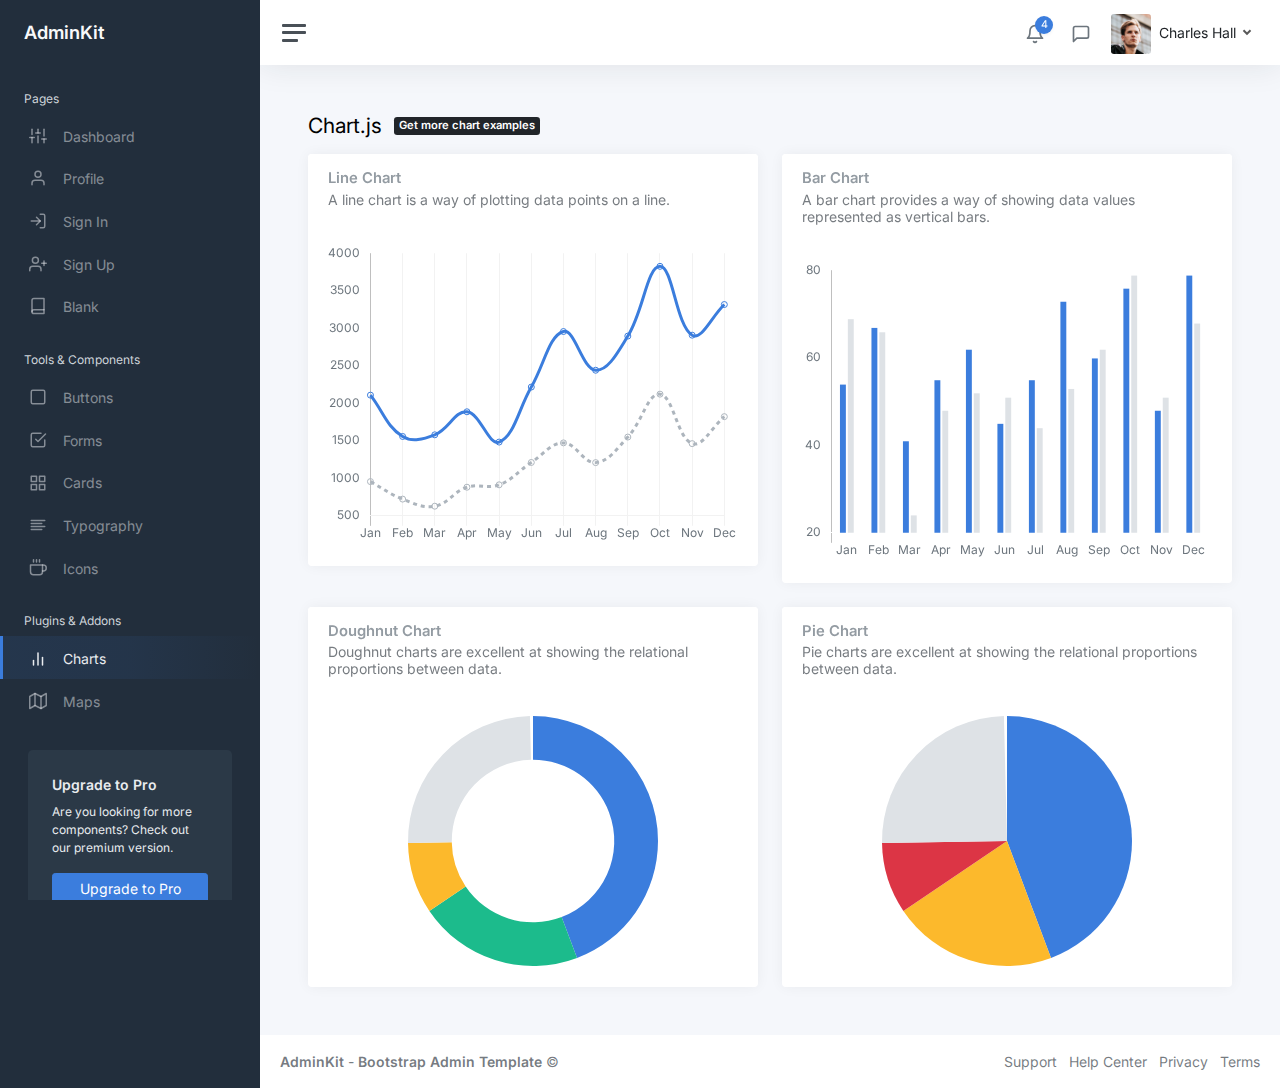
<file: static/charts-chartjs.html>
<!DOCTYPE html>
<html lang="en">

<head>
	<meta charset="utf-8">
	<meta http-equiv="X-UA-Compatible" content="IE=edge">
	<meta name="viewport" content="width=device-width, initial-scale=1, shrink-to-fit=no">
	<meta name="description" content="Responsive Admin &amp; Dashboard Template based on Bootstrap 5">
	<meta name="author" content="AdminKit">
	<meta name="keywords" content="adminkit, bootstrap, bootstrap 5, admin, dashboard, template, responsive, css, sass, html, theme, front-end, ui kit, web">

	<link rel="preconnect" href="https://fonts.gstatic.com">
	<link rel="shortcut icon" href="img/icons/icon-48x48.png" />

	<link rel="canonical" href="https://demo-basic.adminkit.io/charts-chartjs.html" />

	<title>Chart.js | AdminKit Demo</title>

	<link href="css/app.css" rel="stylesheet">
	<link href="https://fonts.googleapis.com/css2?family=Inter:wght@300;400;600&display=swap" rel="stylesheet">
</head>

<body>
	<div class="wrapper">
		<nav id="sidebar" class="sidebar js-sidebar">
			<div class="sidebar-content js-simplebar">
				<a class="sidebar-brand" href="index.html">
          <span class="align-middle">AdminKit</span>
        </a>

				<ul class="sidebar-nav">
					<li class="sidebar-header">
						Pages
					</li>

					<li class="sidebar-item">
						<a class="sidebar-link" href="index.html">
              <i class="align-middle" data-feather="sliders"></i> <span class="align-middle">Dashboard</span>
            </a>
					</li>

					<li class="sidebar-item">
						<a class="sidebar-link" href="pages-profile.html">
              <i class="align-middle" data-feather="user"></i> <span class="align-middle">Profile</span>
            </a>
					</li>

					<li class="sidebar-item">
						<a class="sidebar-link" href="pages-sign-in.html">
              <i class="align-middle" data-feather="log-in"></i> <span class="align-middle">Sign In</span>
            </a>
					</li>

					<li class="sidebar-item">
						<a class="sidebar-link" href="pages-sign-up.html">
              <i class="align-middle" data-feather="user-plus"></i> <span class="align-middle">Sign Up</span>
            </a>
					</li>

					<li class="sidebar-item">
						<a class="sidebar-link" href="pages-blank.html">
              <i class="align-middle" data-feather="book"></i> <span class="align-middle">Blank</span>
            </a>
					</li>

					<li class="sidebar-header">
						Tools & Components
					</li>

					<li class="sidebar-item">
						<a class="sidebar-link" href="ui-buttons.html">
              <i class="align-middle" data-feather="square"></i> <span class="align-middle">Buttons</span>
            </a>
					</li>

					<li class="sidebar-item">
						<a class="sidebar-link" href="ui-forms.html">
              <i class="align-middle" data-feather="check-square"></i> <span class="align-middle">Forms</span>
            </a>
					</li>

					<li class="sidebar-item">
						<a class="sidebar-link" href="ui-cards.html">
              <i class="align-middle" data-feather="grid"></i> <span class="align-middle">Cards</span>
            </a>
					</li>

					<li class="sidebar-item">
						<a class="sidebar-link" href="ui-typography.html">
              <i class="align-middle" data-feather="align-left"></i> <span class="align-middle">Typography</span>
            </a>
					</li>

					<li class="sidebar-item">
						<a class="sidebar-link" href="icons-feather.html">
              <i class="align-middle" data-feather="coffee"></i> <span class="align-middle">Icons</span>
            </a>
					</li>

					<li class="sidebar-header">
						Plugins & Addons
					</li>

					<li class="sidebar-item active">
						<a class="sidebar-link" href="charts-chartjs.html">
              <i class="align-middle" data-feather="bar-chart-2"></i> <span class="align-middle">Charts</span>
            </a>
					</li>

					<li class="sidebar-item">
						<a class="sidebar-link" href="maps-google.html">
              <i class="align-middle" data-feather="map"></i> <span class="align-middle">Maps</span>
            </a>
					</li>
				</ul>

				<div class="sidebar-cta">
					<div class="sidebar-cta-content">
						<strong class="d-inline-block mb-2">Upgrade to Pro</strong>
						<div class="mb-3 text-sm">
							Are you looking for more components? Check out our premium version.
						</div>
						<div class="d-grid">
							<a href="upgrade-to-pro.html" class="btn btn-primary">Upgrade to Pro</a>
						</div>
					</div>
				</div>
			</div>
		</nav>

		<div class="main">
			<nav class="navbar navbar-expand navbar-light navbar-bg">
				<a class="sidebar-toggle js-sidebar-toggle">
          <i class="hamburger align-self-center"></i>
        </a>

				<div class="navbar-collapse collapse">
					<ul class="navbar-nav navbar-align">
						<li class="nav-item dropdown">
							<a class="nav-icon dropdown-toggle" href="#" id="alertsDropdown" data-bs-toggle="dropdown">
								<div class="position-relative">
									<i class="align-middle" data-feather="bell"></i>
									<span class="indicator">4</span>
								</div>
							</a>
							<div class="dropdown-menu dropdown-menu-lg dropdown-menu-end py-0" aria-labelledby="alertsDropdown">
								<div class="dropdown-menu-header">
									4 New Notifications
								</div>
								<div class="list-group">
									<a href="#" class="list-group-item">
										<div class="row g-0 align-items-center">
											<div class="col-2">
												<i class="text-danger" data-feather="alert-circle"></i>
											</div>
											<div class="col-10">
												<div class="text-dark">Update completed</div>
												<div class="text-muted small mt-1">Restart server 12 to complete the update.</div>
												<div class="text-muted small mt-1">30m ago</div>
											</div>
										</div>
									</a>
									<a href="#" class="list-group-item">
										<div class="row g-0 align-items-center">
											<div class="col-2">
												<i class="text-warning" data-feather="bell"></i>
											</div>
											<div class="col-10">
												<div class="text-dark">Lorem ipsum</div>
												<div class="text-muted small mt-1">Aliquam ex eros, imperdiet vulputate hendrerit et.</div>
												<div class="text-muted small mt-1">2h ago</div>
											</div>
										</div>
									</a>
									<a href="#" class="list-group-item">
										<div class="row g-0 align-items-center">
											<div class="col-2">
												<i class="text-primary" data-feather="home"></i>
											</div>
											<div class="col-10">
												<div class="text-dark">Login from 192.186.1.8</div>
												<div class="text-muted small mt-1">5h ago</div>
											</div>
										</div>
									</a>
									<a href="#" class="list-group-item">
										<div class="row g-0 align-items-center">
											<div class="col-2">
												<i class="text-success" data-feather="user-plus"></i>
											</div>
											<div class="col-10">
												<div class="text-dark">New connection</div>
												<div class="text-muted small mt-1">Christina accepted your request.</div>
												<div class="text-muted small mt-1">14h ago</div>
											</div>
										</div>
									</a>
								</div>
								<div class="dropdown-menu-footer">
									<a href="#" class="text-muted">Show all notifications</a>
								</div>
							</div>
						</li>
						<li class="nav-item dropdown">
							<a class="nav-icon dropdown-toggle" href="#" id="messagesDropdown" data-bs-toggle="dropdown">
								<div class="position-relative">
									<i class="align-middle" data-feather="message-square"></i>
								</div>
							</a>
							<div class="dropdown-menu dropdown-menu-lg dropdown-menu-end py-0" aria-labelledby="messagesDropdown">
								<div class="dropdown-menu-header">
									<div class="position-relative">
										4 New Messages
									</div>
								</div>
								<div class="list-group">
									<a href="#" class="list-group-item">
										<div class="row g-0 align-items-center">
											<div class="col-2">
												<img src="img/avatars/avatar-5.jpg" class="avatar img-fluid rounded-circle" alt="Vanessa Tucker">
											</div>
											<div class="col-10 ps-2">
												<div class="text-dark">Vanessa Tucker</div>
												<div class="text-muted small mt-1">Nam pretium turpis et arcu. Duis arcu tortor.</div>
												<div class="text-muted small mt-1">15m ago</div>
											</div>
										</div>
									</a>
									<a href="#" class="list-group-item">
										<div class="row g-0 align-items-center">
											<div class="col-2">
												<img src="img/avatars/avatar-2.jpg" class="avatar img-fluid rounded-circle" alt="William Harris">
											</div>
											<div class="col-10 ps-2">
												<div class="text-dark">William Harris</div>
												<div class="text-muted small mt-1">Curabitur ligula sapien euismod vitae.</div>
												<div class="text-muted small mt-1">2h ago</div>
											</div>
										</div>
									</a>
									<a href="#" class="list-group-item">
										<div class="row g-0 align-items-center">
											<div class="col-2">
												<img src="img/avatars/avatar-4.jpg" class="avatar img-fluid rounded-circle" alt="Christina Mason">
											</div>
											<div class="col-10 ps-2">
												<div class="text-dark">Christina Mason</div>
												<div class="text-muted small mt-1">Pellentesque auctor neque nec urna.</div>
												<div class="text-muted small mt-1">4h ago</div>
											</div>
										</div>
									</a>
									<a href="#" class="list-group-item">
										<div class="row g-0 align-items-center">
											<div class="col-2">
												<img src="img/avatars/avatar-3.jpg" class="avatar img-fluid rounded-circle" alt="Sharon Lessman">
											</div>
											<div class="col-10 ps-2">
												<div class="text-dark">Sharon Lessman</div>
												<div class="text-muted small mt-1">Aenean tellus metus, bibendum sed, posuere ac, mattis non.</div>
												<div class="text-muted small mt-1">5h ago</div>
											</div>
										</div>
									</a>
								</div>
								<div class="dropdown-menu-footer">
									<a href="#" class="text-muted">Show all messages</a>
								</div>
							</div>
						</li>
						<li class="nav-item dropdown">
							<a class="nav-icon dropdown-toggle d-inline-block d-sm-none" href="#" data-bs-toggle="dropdown">
                <i class="align-middle" data-feather="settings"></i>
              </a>

							<a class="nav-link dropdown-toggle d-none d-sm-inline-block" href="#" data-bs-toggle="dropdown">
                <img src="img/avatars/avatar.jpg" class="avatar img-fluid rounded me-1" alt="Charles Hall" /> <span class="text-dark">Charles Hall</span>
              </a>
							<div class="dropdown-menu dropdown-menu-end">
								<a class="dropdown-item" href="pages-profile.html"><i class="align-middle me-1" data-feather="user"></i> Profile</a>
								<a class="dropdown-item" href="#"><i class="align-middle me-1" data-feather="pie-chart"></i> Analytics</a>
								<div class="dropdown-divider"></div>
								<a class="dropdown-item" href="index.html"><i class="align-middle me-1" data-feather="settings"></i> Settings & Privacy</a>
								<a class="dropdown-item" href="#"><i class="align-middle me-1" data-feather="help-circle"></i> Help Center</a>
								<div class="dropdown-divider"></div>
								<a class="dropdown-item" href="#">Log out</a>
							</div>
						</li>
					</ul>
				</div>
			</nav>

			<main class="content">
				<div class="container-fluid p-0">

					<div class="mb-3">
						<h1 class="h3 d-inline align-middle">Chart.js</h1>
						<a class="badge bg-dark text-white ms-2" href="upgrade-to-pro.html">
      Get more chart examples
  </a>
					</div>
					<div class="row">
						<div class="col-12 col-lg-6">
							<div class="card flex-fill w-100">
								<div class="card-header">
									<h5 class="card-title">Line Chart</h5>
									<h6 class="card-subtitle text-muted">A line chart is a way of plotting data points on a line.</h6>
								</div>
								<div class="card-body">
									<div class="chart">
										<canvas id="chartjs-line"></canvas>
									</div>
								</div>
							</div>
						</div>

						<div class="col-12 col-lg-6">
							<div class="card">
								<div class="card-header">
									<h5 class="card-title">Bar Chart</h5>
									<h6 class="card-subtitle text-muted">A bar chart provides a way of showing data values represented as vertical bars.</h6>
								</div>
								<div class="card-body">
									<div class="chart">
										<canvas id="chartjs-bar"></canvas>
									</div>
								</div>
							</div>
						</div>

						<div class="col-12 col-lg-6">
							<div class="card">
								<div class="card-header">
									<h5 class="card-title">Doughnut Chart</h5>
									<h6 class="card-subtitle text-muted">Doughnut charts are excellent at showing the relational proportions between data.</h6>
								</div>
								<div class="card-body">
									<div class="chart chart-sm">
										<canvas id="chartjs-doughnut"></canvas>
									</div>
								</div>
							</div>
						</div>

						<div class="col-12 col-lg-6">
							<div class="card">
								<div class="card-header">
									<h5 class="card-title">Pie Chart</h5>
									<h6 class="card-subtitle text-muted">Pie charts are excellent at showing the relational proportions between data.</h6>
								</div>
								<div class="card-body">
									<div class="chart chart-sm">
										<canvas id="chartjs-pie"></canvas>
									</div>
								</div>
							</div>
						</div>
					</div>

				</div>
			</main>

			<footer class="footer">
				<div class="container-fluid">
					<div class="row text-muted">
						<div class="col-6 text-start">
							<p class="mb-0">
								<a class="text-muted" href="https://adminkit.io/" target="_blank"><strong>AdminKit</strong></a> - <a class="text-muted" href="https://adminkit.io/" target="_blank"><strong>Bootstrap Admin Template</strong></a>								&copy;
							</p>
						</div>
						<div class="col-6 text-end">
							<ul class="list-inline">
								<li class="list-inline-item">
									<a class="text-muted" href="https://adminkit.io/" target="_blank">Support</a>
								</li>
								<li class="list-inline-item">
									<a class="text-muted" href="https://adminkit.io/" target="_blank">Help Center</a>
								</li>
								<li class="list-inline-item">
									<a class="text-muted" href="https://adminkit.io/" target="_blank">Privacy</a>
								</li>
								<li class="list-inline-item">
									<a class="text-muted" href="https://adminkit.io/" target="_blank">Terms</a>
								</li>
							</ul>
						</div>
					</div>
				</div>
			</footer>
		</div>
	</div>

	<script src="js/app.js"></script>

	<script>
		document.addEventListener("DOMContentLoaded", function() {
			// Line chart
			new Chart(document.getElementById("chartjs-line"), {
				type: "line",
				data: {
					labels: ["Jan", "Feb", "Mar", "Apr", "May", "Jun", "Jul", "Aug", "Sep", "Oct", "Nov", "Dec"],
					datasets: [{
						label: "Sales ($)",
						fill: true,
						backgroundColor: "transparent",
						borderColor: window.theme.primary,
						data: [2115, 1562, 1584, 1892, 1487, 2223, 2966, 2448, 2905, 3838, 2917, 3327]
					}, {
						label: "Orders",
						fill: true,
						backgroundColor: "transparent",
						borderColor: "#adb5bd",
						borderDash: [4, 4],
						data: [958, 724, 629, 883, 915, 1214, 1476, 1212, 1554, 2128, 1466, 1827]
					}]
				},
				options: {
					maintainAspectRatio: false,
					legend: {
						display: false
					},
					tooltips: {
						intersect: false
					},
					hover: {
						intersect: true
					},
					plugins: {
						filler: {
							propagate: false
						}
					},
					scales: {
						xAxes: [{
							reverse: true,
							gridLines: {
								color: "rgba(0,0,0,0.05)"
							}
						}],
						yAxes: [{
							ticks: {
								stepSize: 500
							},
							display: true,
							borderDash: [5, 5],
							gridLines: {
								color: "rgba(0,0,0,0)",
								fontColor: "#fff"
							}
						}]
					}
				}
			});
		});
	</script>
	<script>
		document.addEventListener("DOMContentLoaded", function() {
			// Bar chart
			new Chart(document.getElementById("chartjs-bar"), {
				type: "bar",
				data: {
					labels: ["Jan", "Feb", "Mar", "Apr", "May", "Jun", "Jul", "Aug", "Sep", "Oct", "Nov", "Dec"],
					datasets: [{
						label: "Last year",
						backgroundColor: window.theme.primary,
						borderColor: window.theme.primary,
						hoverBackgroundColor: window.theme.primary,
						hoverBorderColor: window.theme.primary,
						data: [54, 67, 41, 55, 62, 45, 55, 73, 60, 76, 48, 79],
						barPercentage: .75,
						categoryPercentage: .5
					}, {
						label: "This year",
						backgroundColor: "#dee2e6",
						borderColor: "#dee2e6",
						hoverBackgroundColor: "#dee2e6",
						hoverBorderColor: "#dee2e6",
						data: [69, 66, 24, 48, 52, 51, 44, 53, 62, 79, 51, 68],
						barPercentage: .75,
						categoryPercentage: .5
					}]
				},
				options: {
					maintainAspectRatio: false,
					legend: {
						display: false
					},
					scales: {
						yAxes: [{
							gridLines: {
								display: false
							},
							stacked: false,
							ticks: {
								stepSize: 20
							}
						}],
						xAxes: [{
							stacked: false,
							gridLines: {
								color: "transparent"
							}
						}]
					}
				}
			});
		});
	</script>
	<script>
		document.addEventListener("DOMContentLoaded", function() {
			// Doughnut chart
			new Chart(document.getElementById("chartjs-doughnut"), {
				type: "doughnut",
				data: {
					labels: ["Social", "Search Engines", "Direct", "Other"],
					datasets: [{
						data: [260, 125, 54, 146],
						backgroundColor: [
							window.theme.primary,
							window.theme.success,
							window.theme.warning,
							"#dee2e6"
						],
						borderColor: "transparent"
					}]
				},
				options: {
					maintainAspectRatio: false,
					cutoutPercentage: 65,
					legend: {
						display: false
					}
				}
			});
		});
	</script>
	<script>
		document.addEventListener("DOMContentLoaded", function() {
			// Pie chart
			new Chart(document.getElementById("chartjs-pie"), {
				type: "pie",
				data: {
					labels: ["Social", "Search Engines", "Direct", "Other"],
					datasets: [{
						data: [260, 125, 54, 146],
						backgroundColor: [
							window.theme.primary,
							window.theme.warning,
							window.theme.danger,
							"#dee2e6"
						],
						borderColor: "transparent"
					}]
				},
				options: {
					maintainAspectRatio: false,
					legend: {
						display: false
					}
				}
			});
		});
	</script>
	<script>
		document.addEventListener("DOMContentLoaded", function() {
			// Radar chart
			new Chart(document.getElementById("chartjs-radar"), {
				type: "radar",
				data: {
					labels: ["Speed", "Reliability", "Comfort", "Safety", "Efficiency"],
					datasets: [{
						label: "Model X",
						backgroundColor: "rgba(0, 123, 255, 0.2)",
						borderColor: window.theme.primary,
						pointBackgroundColor: window.theme.primary,
						pointBorderColor: "#fff",
						pointHoverBackgroundColor: "#fff",
						pointHoverBorderColor: window.theme.primary,
						data: [70, 53, 82, 60, 33]
					}, {
						label: "Model S",
						backgroundColor: "rgba(220, 53, 69, 0.2)",
						borderColor: window.theme.danger,
						pointBackgroundColor: window.theme.danger,
						pointBorderColor: "#fff",
						pointHoverBackgroundColor: "#fff",
						pointHoverBorderColor: window.theme.danger,
						data: [35, 38, 65, 85, 84]
					}]
				},
				options: {
					maintainAspectRatio: false
				}
			});
		});
	</script>
	<script>
		document.addEventListener("DOMContentLoaded", function() {
			// Polar Area chart
			new Chart(document.getElementById("chartjs-polar-area"), {
				type: "polarArea",
				data: {
					labels: ["Speed", "Reliability", "Comfort", "Safety", "Efficiency"],
					datasets: [{
						label: "Model S",
						data: [35, 38, 65, 70, 24],
						backgroundColor: [
							window.theme.primary,
							window.theme.success,
							window.theme.danger,
							window.theme.warning,
							window.theme.info
						]
					}]
				},
				options: {
					maintainAspectRatio: false
				}
			});
		});
	</script>

</body>

</html>
</file>
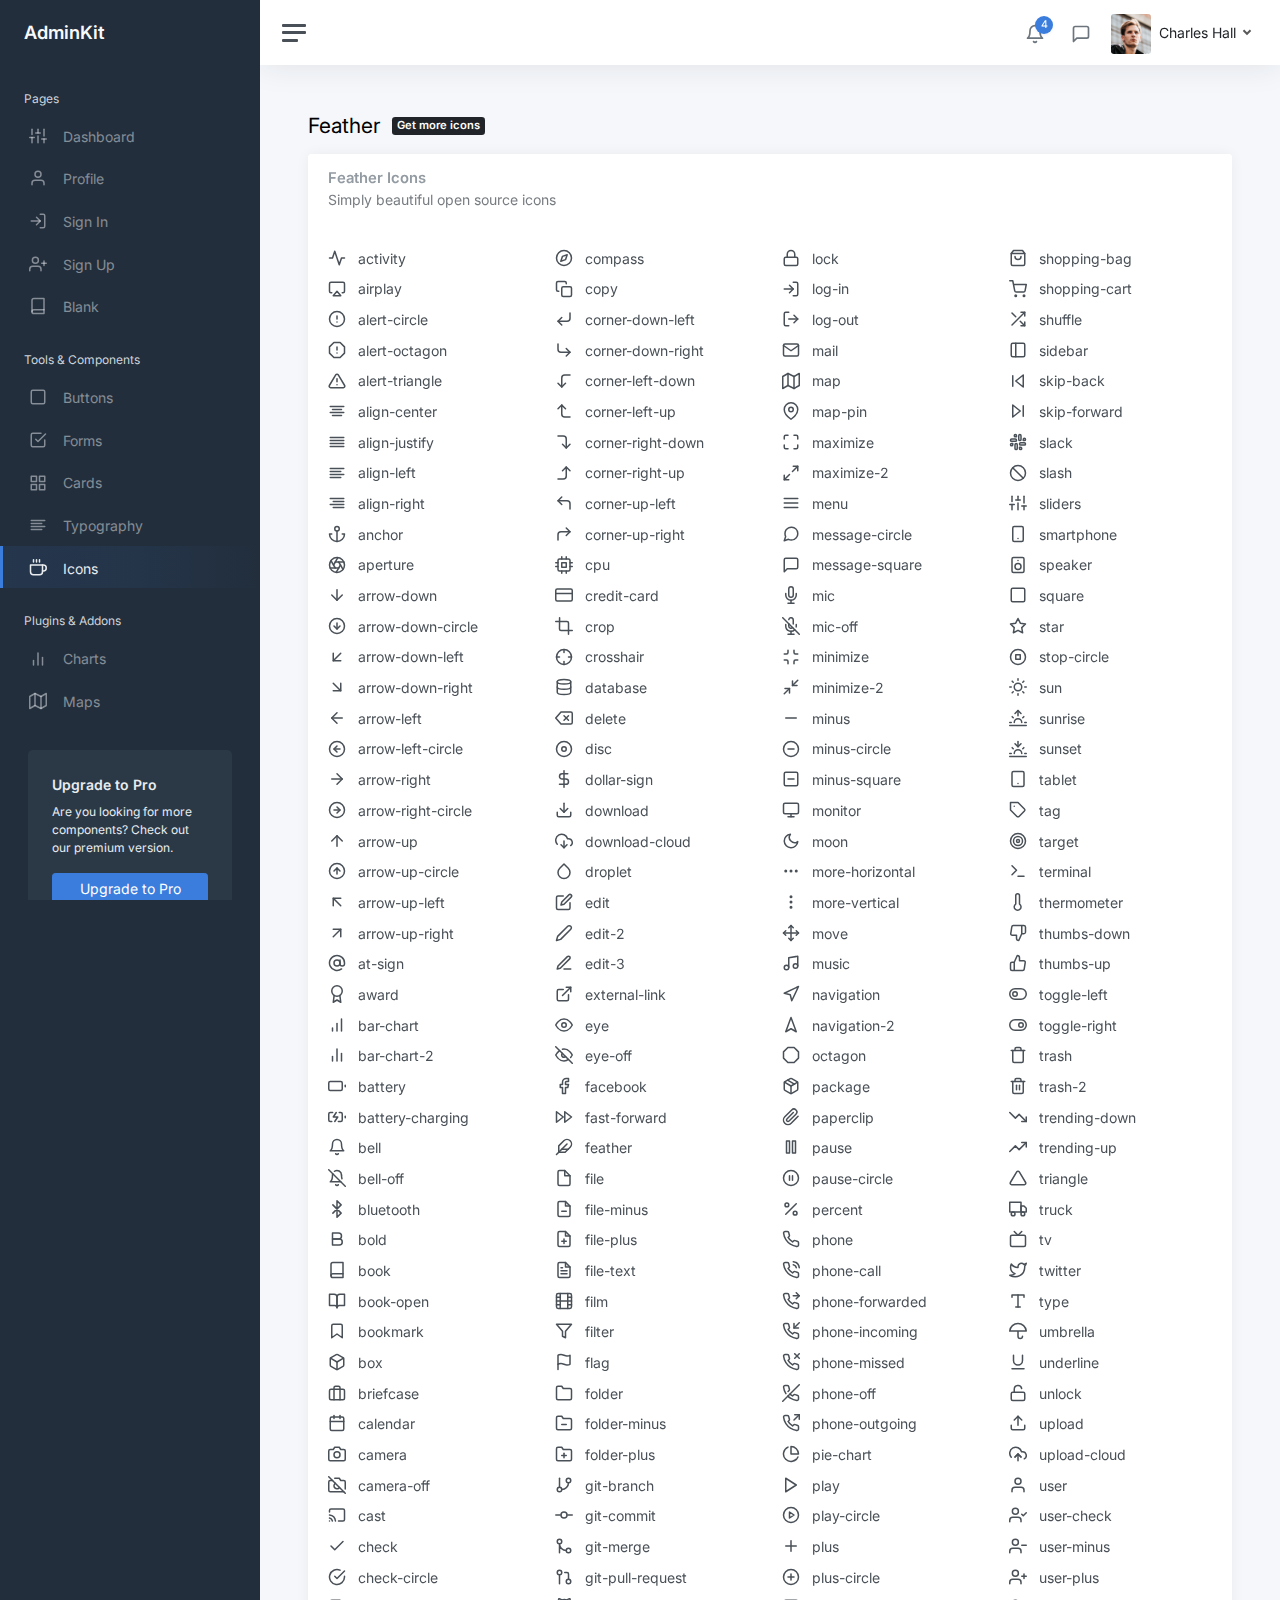
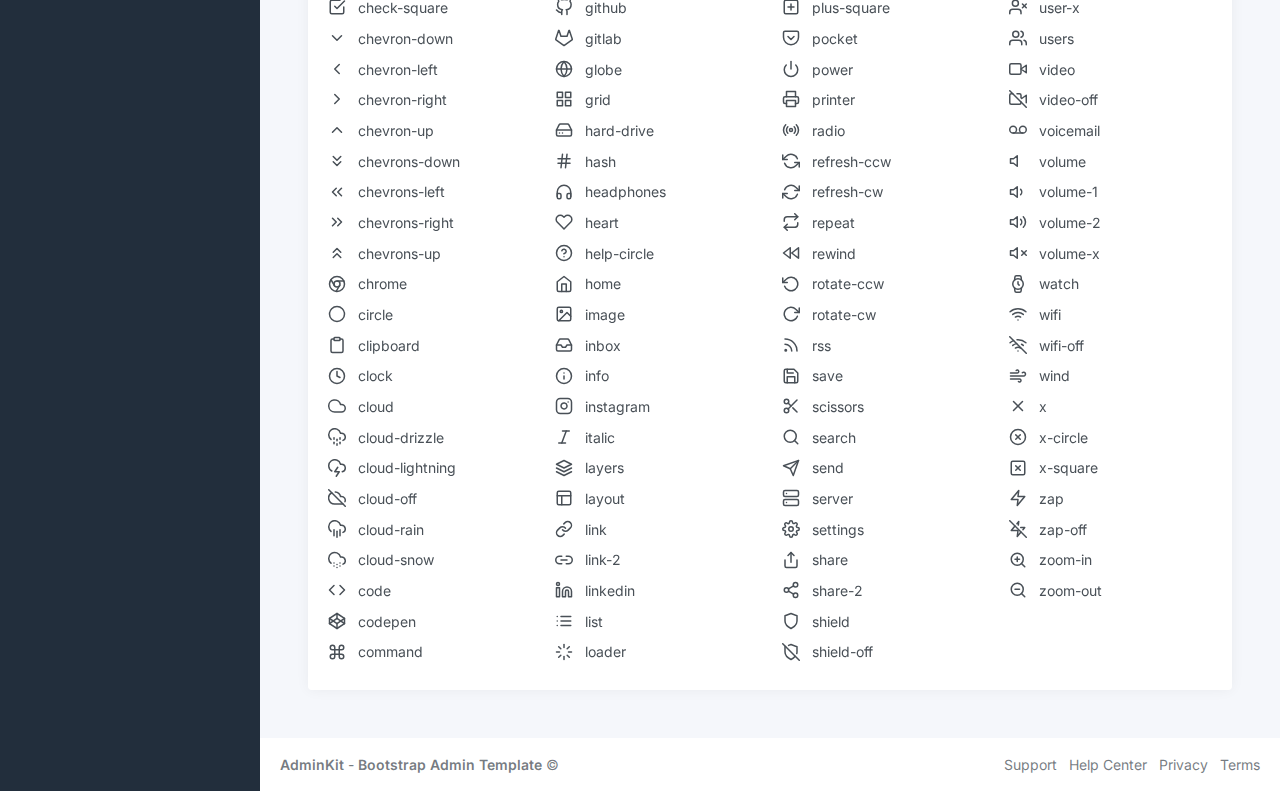
<file: static/icons-feather.html>
<!DOCTYPE html>
<html lang="en">

<head>
	<meta charset="utf-8">
	<meta http-equiv="X-UA-Compatible" content="IE=edge">
	<meta name="viewport" content="width=device-width, initial-scale=1, shrink-to-fit=no">
	<meta name="description" content="Responsive Admin &amp; Dashboard Template based on Bootstrap 5">
	<meta name="author" content="AdminKit">
	<meta name="keywords" content="adminkit, bootstrap, bootstrap 5, admin, dashboard, template, responsive, css, sass, html, theme, front-end, ui kit, web">

	<link rel="preconnect" href="https://fonts.gstatic.com">
	<link rel="shortcut icon" href="img/icons/icon-48x48.png" />

	<link rel="canonical" href="https://demo-basic.adminkit.io/icons-feather.html" />

	<title>Feather | AdminKit Demo</title>

	<link href="css/app.css" rel="stylesheet">
	<link href="https://fonts.googleapis.com/css2?family=Inter:wght@300;400;600&display=swap" rel="stylesheet">
</head>

<body>
	<div class="wrapper">
		<nav id="sidebar" class="sidebar js-sidebar">
			<div class="sidebar-content js-simplebar">
				<a class="sidebar-brand" href="index.html">
          <span class="align-middle">AdminKit</span>
        </a>

				<ul class="sidebar-nav">
					<li class="sidebar-header">
						Pages
					</li>

					<li class="sidebar-item">
						<a class="sidebar-link" href="index.html">
              <i class="align-middle" data-feather="sliders"></i> <span class="align-middle">Dashboard</span>
            </a>
					</li>

					<li class="sidebar-item">
						<a class="sidebar-link" href="pages-profile.html">
              <i class="align-middle" data-feather="user"></i> <span class="align-middle">Profile</span>
            </a>
					</li>

					<li class="sidebar-item">
						<a class="sidebar-link" href="pages-sign-in.html">
              <i class="align-middle" data-feather="log-in"></i> <span class="align-middle">Sign In</span>
            </a>
					</li>

					<li class="sidebar-item">
						<a class="sidebar-link" href="pages-sign-up.html">
              <i class="align-middle" data-feather="user-plus"></i> <span class="align-middle">Sign Up</span>
            </a>
					</li>

					<li class="sidebar-item">
						<a class="sidebar-link" href="pages-blank.html">
              <i class="align-middle" data-feather="book"></i> <span class="align-middle">Blank</span>
            </a>
					</li>

					<li class="sidebar-header">
						Tools & Components
					</li>

					<li class="sidebar-item">
						<a class="sidebar-link" href="ui-buttons.html">
              <i class="align-middle" data-feather="square"></i> <span class="align-middle">Buttons</span>
            </a>
					</li>

					<li class="sidebar-item">
						<a class="sidebar-link" href="ui-forms.html">
              <i class="align-middle" data-feather="check-square"></i> <span class="align-middle">Forms</span>
            </a>
					</li>

					<li class="sidebar-item">
						<a class="sidebar-link" href="ui-cards.html">
              <i class="align-middle" data-feather="grid"></i> <span class="align-middle">Cards</span>
            </a>
					</li>

					<li class="sidebar-item">
						<a class="sidebar-link" href="ui-typography.html">
              <i class="align-middle" data-feather="align-left"></i> <span class="align-middle">Typography</span>
            </a>
					</li>

					<li class="sidebar-item active">
						<a class="sidebar-link" href="icons-feather.html">
              <i class="align-middle" data-feather="coffee"></i> <span class="align-middle">Icons</span>
            </a>
					</li>

					<li class="sidebar-header">
						Plugins & Addons
					</li>

					<li class="sidebar-item">
						<a class="sidebar-link" href="charts-chartjs.html">
              <i class="align-middle" data-feather="bar-chart-2"></i> <span class="align-middle">Charts</span>
            </a>
					</li>

					<li class="sidebar-item">
						<a class="sidebar-link" href="maps-google.html">
              <i class="align-middle" data-feather="map"></i> <span class="align-middle">Maps</span>
            </a>
					</li>
				</ul>

				<div class="sidebar-cta">
					<div class="sidebar-cta-content">
						<strong class="d-inline-block mb-2">Upgrade to Pro</strong>
						<div class="mb-3 text-sm">
							Are you looking for more components? Check out our premium version.
						</div>
						<div class="d-grid">
							<a href="upgrade-to-pro.html" class="btn btn-primary">Upgrade to Pro</a>
						</div>
					</div>
				</div>
			</div>
		</nav>

		<div class="main">
			<nav class="navbar navbar-expand navbar-light navbar-bg">
				<a class="sidebar-toggle js-sidebar-toggle">
          <i class="hamburger align-self-center"></i>
        </a>

				<div class="navbar-collapse collapse">
					<ul class="navbar-nav navbar-align">
						<li class="nav-item dropdown">
							<a class="nav-icon dropdown-toggle" href="#" id="alertsDropdown" data-bs-toggle="dropdown">
								<div class="position-relative">
									<i class="align-middle" data-feather="bell"></i>
									<span class="indicator">4</span>
								</div>
							</a>
							<div class="dropdown-menu dropdown-menu-lg dropdown-menu-end py-0" aria-labelledby="alertsDropdown">
								<div class="dropdown-menu-header">
									4 New Notifications
								</div>
								<div class="list-group">
									<a href="#" class="list-group-item">
										<div class="row g-0 align-items-center">
											<div class="col-2">
												<i class="text-danger" data-feather="alert-circle"></i>
											</div>
											<div class="col-10">
												<div class="text-dark">Update completed</div>
												<div class="text-muted small mt-1">Restart server 12 to complete the update.</div>
												<div class="text-muted small mt-1">30m ago</div>
											</div>
										</div>
									</a>
									<a href="#" class="list-group-item">
										<div class="row g-0 align-items-center">
											<div class="col-2">
												<i class="text-warning" data-feather="bell"></i>
											</div>
											<div class="col-10">
												<div class="text-dark">Lorem ipsum</div>
												<div class="text-muted small mt-1">Aliquam ex eros, imperdiet vulputate hendrerit et.</div>
												<div class="text-muted small mt-1">2h ago</div>
											</div>
										</div>
									</a>
									<a href="#" class="list-group-item">
										<div class="row g-0 align-items-center">
											<div class="col-2">
												<i class="text-primary" data-feather="home"></i>
											</div>
											<div class="col-10">
												<div class="text-dark">Login from 192.186.1.8</div>
												<div class="text-muted small mt-1">5h ago</div>
											</div>
										</div>
									</a>
									<a href="#" class="list-group-item">
										<div class="row g-0 align-items-center">
											<div class="col-2">
												<i class="text-success" data-feather="user-plus"></i>
											</div>
											<div class="col-10">
												<div class="text-dark">New connection</div>
												<div class="text-muted small mt-1">Christina accepted your request.</div>
												<div class="text-muted small mt-1">14h ago</div>
											</div>
										</div>
									</a>
								</div>
								<div class="dropdown-menu-footer">
									<a href="#" class="text-muted">Show all notifications</a>
								</div>
							</div>
						</li>
						<li class="nav-item dropdown">
							<a class="nav-icon dropdown-toggle" href="#" id="messagesDropdown" data-bs-toggle="dropdown">
								<div class="position-relative">
									<i class="align-middle" data-feather="message-square"></i>
								</div>
							</a>
							<div class="dropdown-menu dropdown-menu-lg dropdown-menu-end py-0" aria-labelledby="messagesDropdown">
								<div class="dropdown-menu-header">
									<div class="position-relative">
										4 New Messages
									</div>
								</div>
								<div class="list-group">
									<a href="#" class="list-group-item">
										<div class="row g-0 align-items-center">
											<div class="col-2">
												<img src="img/avatars/avatar-5.jpg" class="avatar img-fluid rounded-circle" alt="Vanessa Tucker">
											</div>
											<div class="col-10 ps-2">
												<div class="text-dark">Vanessa Tucker</div>
												<div class="text-muted small mt-1">Nam pretium turpis et arcu. Duis arcu tortor.</div>
												<div class="text-muted small mt-1">15m ago</div>
											</div>
										</div>
									</a>
									<a href="#" class="list-group-item">
										<div class="row g-0 align-items-center">
											<div class="col-2">
												<img src="img/avatars/avatar-2.jpg" class="avatar img-fluid rounded-circle" alt="William Harris">
											</div>
											<div class="col-10 ps-2">
												<div class="text-dark">William Harris</div>
												<div class="text-muted small mt-1">Curabitur ligula sapien euismod vitae.</div>
												<div class="text-muted small mt-1">2h ago</div>
											</div>
										</div>
									</a>
									<a href="#" class="list-group-item">
										<div class="row g-0 align-items-center">
											<div class="col-2">
												<img src="img/avatars/avatar-4.jpg" class="avatar img-fluid rounded-circle" alt="Christina Mason">
											</div>
											<div class="col-10 ps-2">
												<div class="text-dark">Christina Mason</div>
												<div class="text-muted small mt-1">Pellentesque auctor neque nec urna.</div>
												<div class="text-muted small mt-1">4h ago</div>
											</div>
										</div>
									</a>
									<a href="#" class="list-group-item">
										<div class="row g-0 align-items-center">
											<div class="col-2">
												<img src="img/avatars/avatar-3.jpg" class="avatar img-fluid rounded-circle" alt="Sharon Lessman">
											</div>
											<div class="col-10 ps-2">
												<div class="text-dark">Sharon Lessman</div>
												<div class="text-muted small mt-1">Aenean tellus metus, bibendum sed, posuere ac, mattis non.</div>
												<div class="text-muted small mt-1">5h ago</div>
											</div>
										</div>
									</a>
								</div>
								<div class="dropdown-menu-footer">
									<a href="#" class="text-muted">Show all messages</a>
								</div>
							</div>
						</li>
						<li class="nav-item dropdown">
							<a class="nav-icon dropdown-toggle d-inline-block d-sm-none" href="#" data-bs-toggle="dropdown">
                <i class="align-middle" data-feather="settings"></i>
              </a>

							<a class="nav-link dropdown-toggle d-none d-sm-inline-block" href="#" data-bs-toggle="dropdown">
                <img src="img/avatars/avatar.jpg" class="avatar img-fluid rounded me-1" alt="Charles Hall" /> <span class="text-dark">Charles Hall</span>
              </a>
							<div class="dropdown-menu dropdown-menu-end">
								<a class="dropdown-item" href="pages-profile.html"><i class="align-middle me-1" data-feather="user"></i> Profile</a>
								<a class="dropdown-item" href="#"><i class="align-middle me-1" data-feather="pie-chart"></i> Analytics</a>
								<div class="dropdown-divider"></div>
								<a class="dropdown-item" href="index.html"><i class="align-middle me-1" data-feather="settings"></i> Settings & Privacy</a>
								<a class="dropdown-item" href="#"><i class="align-middle me-1" data-feather="help-circle"></i> Help Center</a>
								<div class="dropdown-divider"></div>
								<a class="dropdown-item" href="#">Log out</a>
							</div>
						</li>
					</ul>
				</div>
			</nav>

			<main class="content">
				<div class="container-fluid p-0">

					<div class="mb-3">
						<h1 class="h3 d-inline align-middle">Feather</h1>
						<a class="badge bg-dark text-white ms-2" href="upgrade-to-pro.html">
      Get more icons
  </a>
					</div>
					<div class="card">
						<div class="card-header">
							<h3 class="card-title">Feather Icons</h3>
							<h6 class="card-subtitle text-muted">Simply beautiful open source icons</h6>
						</div>
						<div class="card-body">
							<div class="row">
								<div class="col-12 col-md-6 col-lg-3">
									<div class="mb-2">
										<i class="align-middle me-2" data-feather="activity"></i> <span class="align-middle">activity</span>
									</div>
									<div class="mb-2">
										<i class="align-middle me-2" data-feather="airplay"></i> <span class="align-middle">airplay</span>
									</div>
									<div class="mb-2">
										<i class="align-middle me-2" data-feather="alert-circle"></i> <span class="align-middle">alert-circle</span>
									</div>
									<div class="mb-2">
										<i class="align-middle me-2" data-feather="alert-octagon"></i> <span class="align-middle">alert-octagon</span>
									</div>
									<div class="mb-2">
										<i class="align-middle me-2" data-feather="alert-triangle"></i> <span class="align-middle">alert-triangle</span>
									</div>
									<div class="mb-2">
										<i class="align-middle me-2" data-feather="align-center"></i> <span class="align-middle">align-center</span>
									</div>
									<div class="mb-2">
										<i class="align-middle me-2" data-feather="align-justify"></i> <span class="align-middle">align-justify</span>
									</div>
									<div class="mb-2">
										<i class="align-middle me-2" data-feather="align-left"></i> <span class="align-middle">align-left</span>
									</div>
									<div class="mb-2">
										<i class="align-middle me-2" data-feather="align-right"></i> <span class="align-middle">align-right</span>
									</div>
									<div class="mb-2">
										<i class="align-middle me-2" data-feather="anchor"></i> <span class="align-middle">anchor</span>
									</div>
									<div class="mb-2">
										<i class="align-middle me-2" data-feather="aperture"></i> <span class="align-middle">aperture</span>
									</div>
									<div class="mb-2">
										<i class="align-middle me-2" data-feather="arrow-down"></i> <span class="align-middle">arrow-down</span>
									</div>
									<div class="mb-2">
										<i class="align-middle me-2" data-feather="arrow-down-circle"></i> <span class="align-middle">arrow-down-circle</span>
									</div>
									<div class="mb-2">
										<i class="align-middle me-2" data-feather="arrow-down-left"></i> <span class="align-middle">arrow-down-left</span>
									</div>
									<div class="mb-2">
										<i class="align-middle me-2" data-feather="arrow-down-right"></i> <span class="align-middle">arrow-down-right</span>
									</div>
									<div class="mb-2">
										<i class="align-middle me-2" data-feather="arrow-left"></i> <span class="align-middle">arrow-left</span>
									</div>
									<div class="mb-2">
										<i class="align-middle me-2" data-feather="arrow-left-circle"></i> <span class="align-middle">arrow-left-circle</span>
									</div>
									<div class="mb-2">
										<i class="align-middle me-2" data-feather="arrow-right"></i> <span class="align-middle">arrow-right</span>
									</div>
									<div class="mb-2">
										<i class="align-middle me-2" data-feather="arrow-right-circle"></i> <span class="align-middle">arrow-right-circle</span>
									</div>
									<div class="mb-2">
										<i class="align-middle me-2" data-feather="arrow-up"></i> <span class="align-middle">arrow-up</span>
									</div>
									<div class="mb-2">
										<i class="align-middle me-2" data-feather="arrow-up-circle"></i> <span class="align-middle">arrow-up-circle</span>
									</div>
									<div class="mb-2">
										<i class="align-middle me-2" data-feather="arrow-up-left"></i> <span class="align-middle">arrow-up-left</span>
									</div>
									<div class="mb-2">
										<i class="align-middle me-2" data-feather="arrow-up-right"></i> <span class="align-middle">arrow-up-right</span>
									</div>
									<div class="mb-2">
										<i class="align-middle me-2" data-feather="at-sign"></i> <span class="align-middle">at-sign</span>
									</div>
									<div class="mb-2">
										<i class="align-middle me-2" data-feather="award"></i> <span class="align-middle">award</span>
									</div>
									<div class="mb-2">
										<i class="align-middle me-2" data-feather="bar-chart"></i> <span class="align-middle">bar-chart</span>
									</div>
									<div class="mb-2">
										<i class="align-middle me-2" data-feather="bar-chart-2"></i> <span class="align-middle">bar-chart-2</span>
									</div>
									<div class="mb-2">
										<i class="align-middle me-2" data-feather="battery"></i> <span class="align-middle">battery</span>
									</div>
									<div class="mb-2">
										<i class="align-middle me-2" data-feather="battery-charging"></i> <span class="align-middle">battery-charging</span>
									</div>
									<div class="mb-2">
										<i class="align-middle me-2" data-feather="bell"></i> <span class="align-middle">bell</span>
									</div>
									<div class="mb-2">
										<i class="align-middle me-2" data-feather="bell-off"></i> <span class="align-middle">bell-off</span>
									</div>
									<div class="mb-2">
										<i class="align-middle me-2" data-feather="bluetooth"></i> <span class="align-middle">bluetooth</span>
									</div>
									<div class="mb-2">
										<i class="align-middle me-2" data-feather="bold"></i> <span class="align-middle">bold</span>
									</div>
									<div class="mb-2">
										<i class="align-middle me-2" data-feather="book"></i> <span class="align-middle">book</span>
									</div>
									<div class="mb-2">
										<i class="align-middle me-2" data-feather="book-open"></i> <span class="align-middle">book-open</span>
									</div>
									<div class="mb-2">
										<i class="align-middle me-2" data-feather="bookmark"></i> <span class="align-middle">bookmark</span>
									</div>
									<div class="mb-2">
										<i class="align-middle me-2" data-feather="box"></i> <span class="align-middle">box</span>
									</div>
									<div class="mb-2">
										<i class="align-middle me-2" data-feather="briefcase"></i> <span class="align-middle">briefcase</span>
									</div>
									<div class="mb-2">
										<i class="align-middle me-2" data-feather="calendar"></i> <span class="align-middle">calendar</span>
									</div>
									<div class="mb-2">
										<i class="align-middle me-2" data-feather="camera"></i> <span class="align-middle">camera</span>
									</div>
									<div class="mb-2">
										<i class="align-middle me-2" data-feather="camera-off"></i> <span class="align-middle">camera-off</span>
									</div>
									<div class="mb-2">
										<i class="align-middle me-2" data-feather="cast"></i> <span class="align-middle">cast</span>
									</div>
									<div class="mb-2">
										<i class="align-middle me-2" data-feather="check"></i> <span class="align-middle">check</span>
									</div>
									<div class="mb-2">
										<i class="align-middle me-2" data-feather="check-circle"></i> <span class="align-middle">check-circle</span>
									</div>
									<div class="mb-2">
										<i class="align-middle me-2" data-feather="check-square"></i> <span class="align-middle">check-square</span>
									</div>
									<div class="mb-2">
										<i class="align-middle me-2" data-feather="chevron-down"></i> <span class="align-middle">chevron-down</span>
									</div>
									<div class="mb-2">
										<i class="align-middle me-2" data-feather="chevron-left"></i> <span class="align-middle">chevron-left</span>
									</div>
									<div class="mb-2">
										<i class="align-middle me-2" data-feather="chevron-right"></i> <span class="align-middle">chevron-right</span>
									</div>
									<div class="mb-2">
										<i class="align-middle me-2" data-feather="chevron-up"></i> <span class="align-middle">chevron-up</span>
									</div>
									<div class="mb-2">
										<i class="align-middle me-2" data-feather="chevrons-down"></i> <span class="align-middle">chevrons-down</span>
									</div>
									<div class="mb-2">
										<i class="align-middle me-2" data-feather="chevrons-left"></i> <span class="align-middle">chevrons-left</span>
									</div>
									<div class="mb-2">
										<i class="align-middle me-2" data-feather="chevrons-right"></i> <span class="align-middle">chevrons-right</span>
									</div>
									<div class="mb-2">
										<i class="align-middle me-2" data-feather="chevrons-up"></i> <span class="align-middle">chevrons-up</span>
									</div>
									<div class="mb-2">
										<i class="align-middle me-2" data-feather="chrome"></i> <span class="align-middle">chrome</span>
									</div>
									<div class="mb-2">
										<i class="align-middle me-2" data-feather="circle"></i> <span class="align-middle">circle</span>
									</div>
									<div class="mb-2">
										<i class="align-middle me-2" data-feather="clipboard"></i> <span class="align-middle">clipboard</span>
									</div>
									<div class="mb-2">
										<i class="align-middle me-2" data-feather="clock"></i> <span class="align-middle">clock</span>
									</div>
									<div class="mb-2">
										<i class="align-middle me-2" data-feather="cloud"></i> <span class="align-middle">cloud</span>
									</div>
									<div class="mb-2">
										<i class="align-middle me-2" data-feather="cloud-drizzle"></i> <span class="align-middle">cloud-drizzle</span>
									</div>
									<div class="mb-2">
										<i class="align-middle me-2" data-feather="cloud-lightning"></i> <span class="align-middle">cloud-lightning</span>
									</div>
									<div class="mb-2">
										<i class="align-middle me-2" data-feather="cloud-off"></i> <span class="align-middle">cloud-off</span>
									</div>
									<div class="mb-2">
										<i class="align-middle me-2" data-feather="cloud-rain"></i> <span class="align-middle">cloud-rain</span>
									</div>
									<div class="mb-2">
										<i class="align-middle me-2" data-feather="cloud-snow"></i> <span class="align-middle">cloud-snow</span>
									</div>
									<div class="mb-2">
										<i class="align-middle me-2" data-feather="code"></i> <span class="align-middle">code</span>
									</div>
									<div class="mb-2">
										<i class="align-middle me-2" data-feather="codepen"></i> <span class="align-middle">codepen</span>
									</div>
									<div class="mb-2">
										<i class="align-middle me-2" data-feather="command"></i> <span class="align-middle">command</span>
									</div>
								</div>
								<div class="col-12 col-md-6 col-lg-3">
									<div class="mb-2">
										<i class="align-middle me-2" data-feather="compass"></i> <span class="align-middle">compass</span>
									</div>
									<div class="mb-2">
										<i class="align-middle me-2" data-feather="copy"></i> <span class="align-middle">copy</span>
									</div>
									<div class="mb-2">
										<i class="align-middle me-2" data-feather="corner-down-left"></i> <span class="align-middle">corner-down-left</span>
									</div>
									<div class="mb-2">
										<i class="align-middle me-2" data-feather="corner-down-right"></i> <span class="align-middle">corner-down-right</span>
									</div>
									<div class="mb-2">
										<i class="align-middle me-2" data-feather="corner-left-down"></i> <span class="align-middle">corner-left-down</span>
									</div>
									<div class="mb-2">
										<i class="align-middle me-2" data-feather="corner-left-up"></i> <span class="align-middle">corner-left-up</span>
									</div>
									<div class="mb-2">
										<i class="align-middle me-2" data-feather="corner-right-down"></i> <span class="align-middle">corner-right-down</span>
									</div>
									<div class="mb-2">
										<i class="align-middle me-2" data-feather="corner-right-up"></i> <span class="align-middle">corner-right-up</span>
									</div>
									<div class="mb-2">
										<i class="align-middle me-2" data-feather="corner-up-left"></i> <span class="align-middle">corner-up-left</span>
									</div>
									<div class="mb-2">
										<i class="align-middle me-2" data-feather="corner-up-right"></i> <span class="align-middle">corner-up-right</span>
									</div>
									<div class="mb-2">
										<i class="align-middle me-2" data-feather="cpu"></i> <span class="align-middle">cpu</span>
									</div>
									<div class="mb-2">
										<i class="align-middle me-2" data-feather="credit-card"></i> <span class="align-middle">credit-card</span>
									</div>
									<div class="mb-2">
										<i class="align-middle me-2" data-feather="crop"></i> <span class="align-middle">crop</span>
									</div>
									<div class="mb-2">
										<i class="align-middle me-2" data-feather="crosshair"></i> <span class="align-middle">crosshair</span>
									</div>
									<div class="mb-2">
										<i class="align-middle me-2" data-feather="database"></i> <span class="align-middle">database</span>
									</div>
									<div class="mb-2">
										<i class="align-middle me-2" data-feather="delete"></i> <span class="align-middle">delete</span>
									</div>
									<div class="mb-2">
										<i class="align-middle me-2" data-feather="disc"></i> <span class="align-middle">disc</span>
									</div>
									<div class="mb-2">
										<i class="align-middle me-2" data-feather="dollar-sign"></i> <span class="align-middle">dollar-sign</span>
									</div>
									<div class="mb-2">
										<i class="align-middle me-2" data-feather="download"></i> <span class="align-middle">download</span>
									</div>
									<div class="mb-2">
										<i class="align-middle me-2" data-feather="download-cloud"></i> <span class="align-middle">download-cloud</span>
									</div>
									<div class="mb-2">
										<i class="align-middle me-2" data-feather="droplet"></i> <span class="align-middle">droplet</span>
									</div>
									<div class="mb-2">
										<i class="align-middle me-2" data-feather="edit"></i> <span class="align-middle">edit</span>
									</div>
									<div class="mb-2">
										<i class="align-middle me-2" data-feather="edit-2"></i> <span class="align-middle">edit-2</span>
									</div>
									<div class="mb-2">
										<i class="align-middle me-2" data-feather="edit-3"></i> <span class="align-middle">edit-3</span>
									</div>
									<div class="mb-2">
										<i class="align-middle me-2" data-feather="external-link"></i> <span class="align-middle">external-link</span>
									</div>
									<div class="mb-2">
										<i class="align-middle me-2" data-feather="eye"></i> <span class="align-middle">eye</span>
									</div>
									<div class="mb-2">
										<i class="align-middle me-2" data-feather="eye-off"></i> <span class="align-middle">eye-off</span>
									</div>
									<div class="mb-2">
										<i class="align-middle me-2" data-feather="facebook"></i> <span class="align-middle">facebook</span>
									</div>
									<div class="mb-2">
										<i class="align-middle me-2" data-feather="fast-forward"></i> <span class="align-middle">fast-forward</span>
									</div>
									<div class="mb-2">
										<i class="align-middle me-2" data-feather="feather"></i> <span class="align-middle">feather</span>
									</div>
									<div class="mb-2">
										<i class="align-middle me-2" data-feather="file"></i> <span class="align-middle">file</span>
									</div>
									<div class="mb-2">
										<i class="align-middle me-2" data-feather="file-minus"></i> <span class="align-middle">file-minus</span>
									</div>
									<div class="mb-2">
										<i class="align-middle me-2" data-feather="file-plus"></i> <span class="align-middle">file-plus</span>
									</div>
									<div class="mb-2">
										<i class="align-middle me-2" data-feather="file-text"></i> <span class="align-middle">file-text</span>
									</div>
									<div class="mb-2">
										<i class="align-middle me-2" data-feather="film"></i> <span class="align-middle">film</span>
									</div>
									<div class="mb-2">
										<i class="align-middle me-2" data-feather="filter"></i> <span class="align-middle">filter</span>
									</div>
									<div class="mb-2">
										<i class="align-middle me-2" data-feather="flag"></i> <span class="align-middle">flag</span>
									</div>
									<div class="mb-2">
										<i class="align-middle me-2" data-feather="folder"></i> <span class="align-middle">folder</span>
									</div>
									<div class="mb-2">
										<i class="align-middle me-2" data-feather="folder-minus"></i> <span class="align-middle">folder-minus</span>
									</div>
									<div class="mb-2">
										<i class="align-middle me-2" data-feather="folder-plus"></i> <span class="align-middle">folder-plus</span>
									</div>
									<div class="mb-2">
										<i class="align-middle me-2" data-feather="git-branch"></i> <span class="align-middle">git-branch</span>
									</div>
									<div class="mb-2">
										<i class="align-middle me-2" data-feather="git-commit"></i> <span class="align-middle">git-commit</span>
									</div>
									<div class="mb-2">
										<i class="align-middle me-2" data-feather="git-merge"></i> <span class="align-middle">git-merge</span>
									</div>
									<div class="mb-2">
										<i class="align-middle me-2" data-feather="git-pull-request"></i> <span class="align-middle">git-pull-request</span>
									</div>
									<div class="mb-2">
										<i class="align-middle me-2" data-feather="github"></i> <span class="align-middle">github</span>
									</div>
									<div class="mb-2">
										<i class="align-middle me-2" data-feather="gitlab"></i> <span class="align-middle">gitlab</span>
									</div>
									<div class="mb-2">
										<i class="align-middle me-2" data-feather="globe"></i> <span class="align-middle">globe</span>
									</div>
									<div class="mb-2">
										<i class="align-middle me-2" data-feather="grid"></i> <span class="align-middle">grid</span>
									</div>
									<div class="mb-2">
										<i class="align-middle me-2" data-feather="hard-drive"></i> <span class="align-middle">hard-drive</span>
									</div>
									<div class="mb-2">
										<i class="align-middle me-2" data-feather="hash"></i> <span class="align-middle">hash</span>
									</div>
									<div class="mb-2">
										<i class="align-middle me-2" data-feather="headphones"></i> <span class="align-middle">headphones</span>
									</div>
									<div class="mb-2">
										<i class="align-middle me-2" data-feather="heart"></i> <span class="align-middle">heart</span>
									</div>
									<div class="mb-2">
										<i class="align-middle me-2" data-feather="help-circle"></i> <span class="align-middle">help-circle</span>
									</div>
									<div class="mb-2">
										<i class="align-middle me-2" data-feather="home"></i> <span class="align-middle">home</span>
									</div>
									<div class="mb-2">
										<i class="align-middle me-2" data-feather="image"></i> <span class="align-middle">image</span>
									</div>
									<div class="mb-2">
										<i class="align-middle me-2" data-feather="inbox"></i> <span class="align-middle">inbox</span>
									</div>
									<div class="mb-2">
										<i class="align-middle me-2" data-feather="info"></i> <span class="align-middle">info</span>
									</div>
									<div class="mb-2">
										<i class="align-middle me-2" data-feather="instagram"></i> <span class="align-middle">instagram</span>
									</div>
									<div class="mb-2">
										<i class="align-middle me-2" data-feather="italic"></i> <span class="align-middle">italic</span>
									</div>
									<div class="mb-2">
										<i class="align-middle me-2" data-feather="layers"></i> <span class="align-middle">layers</span>
									</div>
									<div class="mb-2">
										<i class="align-middle me-2" data-feather="layout"></i> <span class="align-middle">layout</span>
									</div>
									<div class="mb-2">
										<i class="align-middle me-2" data-feather="link"></i> <span class="align-middle">link</span>
									</div>
									<div class="mb-2">
										<i class="align-middle me-2" data-feather="link-2"></i> <span class="align-middle">link-2</span>
									</div>
									<div class="mb-2">
										<i class="align-middle me-2" data-feather="linkedin"></i> <span class="align-middle">linkedin</span>
									</div>
									<div class="mb-2">
										<i class="align-middle me-2" data-feather="list"></i> <span class="align-middle">list</span>
									</div>
									<div class="mb-2">
										<i class="align-middle me-2" data-feather="loader"></i> <span class="align-middle">loader</span>
									</div>
								</div>
								<div class="col-12 col-md-6 col-lg-3">
									<div class="mb-2">
										<i class="align-middle me-2" data-feather="lock"></i> <span class="align-middle">lock</span>
									</div>
									<div class="mb-2">
										<i class="align-middle me-2" data-feather="log-in"></i> <span class="align-middle">log-in</span>
									</div>
									<div class="mb-2">
										<i class="align-middle me-2" data-feather="log-out"></i> <span class="align-middle">log-out</span>
									</div>
									<div class="mb-2">
										<i class="align-middle me-2" data-feather="mail"></i> <span class="align-middle">mail</span>
									</div>
									<div class="mb-2">
										<i class="align-middle me-2" data-feather="map"></i> <span class="align-middle">map</span>
									</div>
									<div class="mb-2">
										<i class="align-middle me-2" data-feather="map-pin"></i> <span class="align-middle">map-pin</span>
									</div>
									<div class="mb-2">
										<i class="align-middle me-2" data-feather="maximize"></i> <span class="align-middle">maximize</span>
									</div>
									<div class="mb-2">
										<i class="align-middle me-2" data-feather="maximize-2"></i> <span class="align-middle">maximize-2</span>
									</div>
									<div class="mb-2">
										<i class="align-middle me-2" data-feather="menu"></i> <span class="align-middle">menu</span>
									</div>
									<div class="mb-2">
										<i class="align-middle me-2" data-feather="message-circle"></i> <span class="align-middle">message-circle</span>
									</div>
									<div class="mb-2">
										<i class="align-middle me-2" data-feather="message-square"></i> <span class="align-middle">message-square</span>
									</div>
									<div class="mb-2">
										<i class="align-middle me-2" data-feather="mic"></i> <span class="align-middle">mic</span>
									</div>
									<div class="mb-2">
										<i class="align-middle me-2" data-feather="mic-off"></i> <span class="align-middle">mic-off</span>
									</div>
									<div class="mb-2">
										<i class="align-middle me-2" data-feather="minimize"></i> <span class="align-middle">minimize</span>
									</div>
									<div class="mb-2">
										<i class="align-middle me-2" data-feather="minimize-2"></i> <span class="align-middle">minimize-2</span>
									</div>
									<div class="mb-2">
										<i class="align-middle me-2" data-feather="minus"></i> <span class="align-middle">minus</span>
									</div>
									<div class="mb-2">
										<i class="align-middle me-2" data-feather="minus-circle"></i> <span class="align-middle">minus-circle</span>
									</div>
									<div class="mb-2">
										<i class="align-middle me-2" data-feather="minus-square"></i> <span class="align-middle">minus-square</span>
									</div>
									<div class="mb-2">
										<i class="align-middle me-2" data-feather="monitor"></i> <span class="align-middle">monitor</span>
									</div>
									<div class="mb-2">
										<i class="align-middle me-2" data-feather="moon"></i> <span class="align-middle">moon</span>
									</div>
									<div class="mb-2">
										<i class="align-middle me-2" data-feather="more-horizontal"></i> <span class="align-middle">more-horizontal</span>
									</div>
									<div class="mb-2">
										<i class="align-middle me-2" data-feather="more-vertical"></i> <span class="align-middle">more-vertical</span>
									</div>
									<div class="mb-2">
										<i class="align-middle me-2" data-feather="move"></i> <span class="align-middle">move</span>
									</div>
									<div class="mb-2">
										<i class="align-middle me-2" data-feather="music"></i> <span class="align-middle">music</span>
									</div>
									<div class="mb-2">
										<i class="align-middle me-2" data-feather="navigation"></i> <span class="align-middle">navigation</span>
									</div>
									<div class="mb-2">
										<i class="align-middle me-2" data-feather="navigation-2"></i> <span class="align-middle">navigation-2</span>
									</div>
									<div class="mb-2">
										<i class="align-middle me-2" data-feather="octagon"></i> <span class="align-middle">octagon</span>
									</div>
									<div class="mb-2">
										<i class="align-middle me-2" data-feather="package"></i> <span class="align-middle">package</span>
									</div>
									<div class="mb-2">
										<i class="align-middle me-2" data-feather="paperclip"></i> <span class="align-middle">paperclip</span>
									</div>
									<div class="mb-2">
										<i class="align-middle me-2" data-feather="pause"></i> <span class="align-middle">pause</span>
									</div>
									<div class="mb-2">
										<i class="align-middle me-2" data-feather="pause-circle"></i> <span class="align-middle">pause-circle</span>
									</div>
									<div class="mb-2">
										<i class="align-middle me-2" data-feather="percent"></i> <span class="align-middle">percent</span>
									</div>
									<div class="mb-2">
										<i class="align-middle me-2" data-feather="phone"></i> <span class="align-middle">phone</span>
									</div>
									<div class="mb-2">
										<i class="align-middle me-2" data-feather="phone-call"></i> <span class="align-middle">phone-call</span>
									</div>
									<div class="mb-2">
										<i class="align-middle me-2" data-feather="phone-forwarded"></i> <span class="align-middle">phone-forwarded</span>
									</div>
									<div class="mb-2">
										<i class="align-middle me-2" data-feather="phone-incoming"></i> <span class="align-middle">phone-incoming</span>
									</div>
									<div class="mb-2">
										<i class="align-middle me-2" data-feather="phone-missed"></i> <span class="align-middle">phone-missed</span>
									</div>
									<div class="mb-2">
										<i class="align-middle me-2" data-feather="phone-off"></i> <span class="align-middle">phone-off</span>
									</div>
									<div class="mb-2">
										<i class="align-middle me-2" data-feather="phone-outgoing"></i> <span class="align-middle">phone-outgoing</span>
									</div>
									<div class="mb-2">
										<i class="align-middle me-2" data-feather="pie-chart"></i> <span class="align-middle">pie-chart</span>
									</div>
									<div class="mb-2">
										<i class="align-middle me-2" data-feather="play"></i> <span class="align-middle">play</span>
									</div>
									<div class="mb-2">
										<i class="align-middle me-2" data-feather="play-circle"></i> <span class="align-middle">play-circle</span>
									</div>
									<div class="mb-2">
										<i class="align-middle me-2" data-feather="plus"></i> <span class="align-middle">plus</span>
									</div>
									<div class="mb-2">
										<i class="align-middle me-2" data-feather="plus-circle"></i> <span class="align-middle">plus-circle</span>
									</div>
									<div class="mb-2">
										<i class="align-middle me-2" data-feather="plus-square"></i> <span class="align-middle">plus-square</span>
									</div>
									<div class="mb-2">
										<i class="align-middle me-2" data-feather="pocket"></i> <span class="align-middle">pocket</span>
									</div>
									<div class="mb-2">
										<i class="align-middle me-2" data-feather="power"></i> <span class="align-middle">power</span>
									</div>
									<div class="mb-2">
										<i class="align-middle me-2" data-feather="printer"></i> <span class="align-middle">printer</span>
									</div>
									<div class="mb-2">
										<i class="align-middle me-2" data-feather="radio"></i> <span class="align-middle">radio</span>
									</div>
									<div class="mb-2">
										<i class="align-middle me-2" data-feather="refresh-ccw"></i> <span class="align-middle">refresh-ccw</span>
									</div>
									<div class="mb-2">
										<i class="align-middle me-2" data-feather="refresh-cw"></i> <span class="align-middle">refresh-cw</span>
									</div>
									<div class="mb-2">
										<i class="align-middle me-2" data-feather="repeat"></i> <span class="align-middle">repeat</span>
									</div>
									<div class="mb-2">
										<i class="align-middle me-2" data-feather="rewind"></i> <span class="align-middle">rewind</span>
									</div>
									<div class="mb-2">
										<i class="align-middle me-2" data-feather="rotate-ccw"></i> <span class="align-middle">rotate-ccw</span>
									</div>
									<div class="mb-2">
										<i class="align-middle me-2" data-feather="rotate-cw"></i> <span class="align-middle">rotate-cw</span>
									</div>
									<div class="mb-2">
										<i class="align-middle me-2" data-feather="rss"></i> <span class="align-middle">rss</span>
									</div>
									<div class="mb-2">
										<i class="align-middle me-2" data-feather="save"></i> <span class="align-middle">save</span>
									</div>
									<div class="mb-2">
										<i class="align-middle me-2" data-feather="scissors"></i> <span class="align-middle">scissors</span>
									</div>
									<div class="mb-2">
										<i class="align-middle me-2" data-feather="search"></i> <span class="align-middle">search</span>
									</div>
									<div class="mb-2">
										<i class="align-middle me-2" data-feather="send"></i> <span class="align-middle">send</span>
									</div>
									<div class="mb-2">
										<i class="align-middle me-2" data-feather="server"></i> <span class="align-middle">server</span>
									</div>
									<div class="mb-2">
										<i class="align-middle me-2" data-feather="settings"></i> <span class="align-middle">settings</span>
									</div>
									<div class="mb-2">
										<i class="align-middle me-2" data-feather="share"></i> <span class="align-middle">share</span>
									</div>
									<div class="mb-2">
										<i class="align-middle me-2" data-feather="share-2"></i> <span class="align-middle">share-2</span>
									</div>
									<div class="mb-2">
										<i class="align-middle me-2" data-feather="shield"></i> <span class="align-middle">shield</span>
									</div>
									<div class="mb-2">
										<i class="align-middle me-2" data-feather="shield-off"></i> <span class="align-middle">shield-off</span>
									</div>
								</div>
								<div class="col-12 col-md-6 col-lg-3">
									<div class="mb-2">
										<i class="align-middle me-2" data-feather="shopping-bag"></i> <span class="align-middle">shopping-bag</span>
									</div>
									<div class="mb-2">
										<i class="align-middle me-2" data-feather="shopping-cart"></i> <span class="align-middle">shopping-cart</span>
									</div>
									<div class="mb-2">
										<i class="align-middle me-2" data-feather="shuffle"></i> <span class="align-middle">shuffle</span>
									</div>
									<div class="mb-2">
										<i class="align-middle me-2" data-feather="sidebar"></i> <span class="align-middle">sidebar</span>
									</div>
									<div class="mb-2">
										<i class="align-middle me-2" data-feather="skip-back"></i> <span class="align-middle">skip-back</span>
									</div>
									<div class="mb-2">
										<i class="align-middle me-2" data-feather="skip-forward"></i> <span class="align-middle">skip-forward</span>
									</div>
									<div class="mb-2">
										<i class="align-middle me-2" data-feather="slack"></i> <span class="align-middle">slack</span>
									</div>
									<div class="mb-2">
										<i class="align-middle me-2" data-feather="slash"></i> <span class="align-middle">slash</span>
									</div>
									<div class="mb-2">
										<i class="align-middle me-2" data-feather="sliders"></i> <span class="align-middle">sliders</span>
									</div>
									<div class="mb-2">
										<i class="align-middle me-2" data-feather="smartphone"></i> <span class="align-middle">smartphone</span>
									</div>
									<div class="mb-2">
										<i class="align-middle me-2" data-feather="speaker"></i> <span class="align-middle">speaker</span>
									</div>
									<div class="mb-2">
										<i class="align-middle me-2" data-feather="square"></i> <span class="align-middle">square</span>
									</div>
									<div class="mb-2">
										<i class="align-middle me-2" data-feather="star"></i> <span class="align-middle">star</span>
									</div>
									<div class="mb-2">
										<i class="align-middle me-2" data-feather="stop-circle"></i> <span class="align-middle">stop-circle</span>
									</div>
									<div class="mb-2">
										<i class="align-middle me-2" data-feather="sun"></i> <span class="align-middle">sun</span>
									</div>
									<div class="mb-2">
										<i class="align-middle me-2" data-feather="sunrise"></i> <span class="align-middle">sunrise</span>
									</div>
									<div class="mb-2">
										<i class="align-middle me-2" data-feather="sunset"></i> <span class="align-middle">sunset</span>
									</div>
									<div class="mb-2">
										<i class="align-middle me-2" data-feather="tablet"></i> <span class="align-middle">tablet</span>
									</div>
									<div class="mb-2">
										<i class="align-middle me-2" data-feather="tag"></i> <span class="align-middle">tag</span>
									</div>
									<div class="mb-2">
										<i class="align-middle me-2" data-feather="target"></i> <span class="align-middle">target</span>
									</div>
									<div class="mb-2">
										<i class="align-middle me-2" data-feather="terminal"></i> <span class="align-middle">terminal</span>
									</div>
									<div class="mb-2">
										<i class="align-middle me-2" data-feather="thermometer"></i> <span class="align-middle">thermometer</span>
									</div>
									<div class="mb-2">
										<i class="align-middle me-2" data-feather="thumbs-down"></i> <span class="align-middle">thumbs-down</span>
									</div>
									<div class="mb-2">
										<i class="align-middle me-2" data-feather="thumbs-up"></i> <span class="align-middle">thumbs-up</span>
									</div>
									<div class="mb-2">
										<i class="align-middle me-2" data-feather="toggle-left"></i> <span class="align-middle">toggle-left</span>
									</div>
									<div class="mb-2">
										<i class="align-middle me-2" data-feather="toggle-right"></i> <span class="align-middle">toggle-right</span>
									</div>
									<div class="mb-2">
										<i class="align-middle me-2" data-feather="trash"></i> <span class="align-middle">trash</span>
									</div>
									<div class="mb-2">
										<i class="align-middle me-2" data-feather="trash-2"></i> <span class="align-middle">trash-2</span>
									</div>
									<div class="mb-2">
										<i class="align-middle me-2" data-feather="trending-down"></i> <span class="align-middle">trending-down</span>
									</div>
									<div class="mb-2">
										<i class="align-middle me-2" data-feather="trending-up"></i> <span class="align-middle">trending-up</span>
									</div>
									<div class="mb-2">
										<i class="align-middle me-2" data-feather="triangle"></i> <span class="align-middle">triangle</span>
									</div>
									<div class="mb-2">
										<i class="align-middle me-2" data-feather="truck"></i> <span class="align-middle">truck</span>
									</div>
									<div class="mb-2">
										<i class="align-middle me-2" data-feather="tv"></i> <span class="align-middle">tv</span>
									</div>
									<div class="mb-2">
										<i class="align-middle me-2" data-feather="twitter"></i> <span class="align-middle">twitter</span>
									</div>
									<div class="mb-2">
										<i class="align-middle me-2" data-feather="type"></i> <span class="align-middle">type</span>
									</div>
									<div class="mb-2">
										<i class="align-middle me-2" data-feather="umbrella"></i> <span class="align-middle">umbrella</span>
									</div>
									<div class="mb-2">
										<i class="align-middle me-2" data-feather="underline"></i> <span class="align-middle">underline</span>
									</div>
									<div class="mb-2">
										<i class="align-middle me-2" data-feather="unlock"></i> <span class="align-middle">unlock</span>
									</div>
									<div class="mb-2">
										<i class="align-middle me-2" data-feather="upload"></i> <span class="align-middle">upload</span>
									</div>
									<div class="mb-2">
										<i class="align-middle me-2" data-feather="upload-cloud"></i> <span class="align-middle">upload-cloud</span>
									</div>
									<div class="mb-2">
										<i class="align-middle me-2" data-feather="user"></i> <span class="align-middle">user</span>
									</div>
									<div class="mb-2">
										<i class="align-middle me-2" data-feather="user-check"></i> <span class="align-middle">user-check</span>
									</div>
									<div class="mb-2">
										<i class="align-middle me-2" data-feather="user-minus"></i> <span class="align-middle">user-minus</span>
									</div>
									<div class="mb-2">
										<i class="align-middle me-2" data-feather="user-plus"></i> <span class="align-middle">user-plus</span>
									</div>
									<div class="mb-2">
										<i class="align-middle me-2" data-feather="user-x"></i> <span class="align-middle">user-x</span>
									</div>
									<div class="mb-2">
										<i class="align-middle me-2" data-feather="users"></i> <span class="align-middle">users</span>
									</div>
									<div class="mb-2">
										<i class="align-middle me-2" data-feather="video"></i> <span class="align-middle">video</span>
									</div>
									<div class="mb-2">
										<i class="align-middle me-2" data-feather="video-off"></i> <span class="align-middle">video-off</span>
									</div>
									<div class="mb-2">
										<i class="align-middle me-2" data-feather="voicemail"></i> <span class="align-middle">voicemail</span>
									</div>
									<div class="mb-2">
										<i class="align-middle me-2" data-feather="volume"></i> <span class="align-middle">volume</span>
									</div>
									<div class="mb-2">
										<i class="align-middle me-2" data-feather="volume-1"></i> <span class="align-middle">volume-1</span>
									</div>
									<div class="mb-2">
										<i class="align-middle me-2" data-feather="volume-2"></i> <span class="align-middle">volume-2</span>
									</div>
									<div class="mb-2">
										<i class="align-middle me-2" data-feather="volume-x"></i> <span class="align-middle">volume-x</span>
									</div>
									<div class="mb-2">
										<i class="align-middle me-2" data-feather="watch"></i> <span class="align-middle">watch</span>
									</div>
									<div class="mb-2">
										<i class="align-middle me-2" data-feather="wifi"></i> <span class="align-middle">wifi</span>
									</div>
									<div class="mb-2">
										<i class="align-middle me-2" data-feather="wifi-off"></i> <span class="align-middle">wifi-off</span>
									</div>
									<div class="mb-2">
										<i class="align-middle me-2" data-feather="wind"></i> <span class="align-middle">wind</span>
									</div>
									<div class="mb-2">
										<i class="align-middle me-2" data-feather="x"></i> <span class="align-middle">x</span>
									</div>
									<div class="mb-2">
										<i class="align-middle me-2" data-feather="x-circle"></i> <span class="align-middle">x-circle</span>
									</div>
									<div class="mb-2">
										<i class="align-middle me-2" data-feather="x-square"></i> <span class="align-middle">x-square</span>
									</div>
									<div class="mb-2">
										<i class="align-middle me-2" data-feather="zap"></i> <span class="align-middle">zap</span>
									</div>
									<div class="mb-2">
										<i class="align-middle me-2" data-feather="zap-off"></i> <span class="align-middle">zap-off</span>
									</div>
									<div class="mb-2">
										<i class="align-middle me-2" data-feather="zoom-in"></i> <span class="align-middle">zoom-in</span>
									</div>
									<div class="mb-2">
										<i class="align-middle me-2" data-feather="zoom-out"></i> <span class="align-middle">zoom-out</span>
									</div>
								</div>
							</div>
						</div>
					</div>

				</div>
			</main>

			<footer class="footer">
				<div class="container-fluid">
					<div class="row text-muted">
						<div class="col-6 text-start">
							<p class="mb-0">
								<a class="text-muted" href="https://adminkit.io/" target="_blank"><strong>AdminKit</strong></a> - <a class="text-muted" href="https://adminkit.io/" target="_blank"><strong>Bootstrap Admin Template</strong></a>								&copy;
							</p>
						</div>
						<div class="col-6 text-end">
							<ul class="list-inline">
								<li class="list-inline-item">
									<a class="text-muted" href="https://adminkit.io/" target="_blank">Support</a>
								</li>
								<li class="list-inline-item">
									<a class="text-muted" href="https://adminkit.io/" target="_blank">Help Center</a>
								</li>
								<li class="list-inline-item">
									<a class="text-muted" href="https://adminkit.io/" target="_blank">Privacy</a>
								</li>
								<li class="list-inline-item">
									<a class="text-muted" href="https://adminkit.io/" target="_blank">Terms</a>
								</li>
							</ul>
						</div>
					</div>
				</div>
			</footer>
		</div>
	</div>

	<script src="js/app.js"></script>

</body>

</html>
</file>
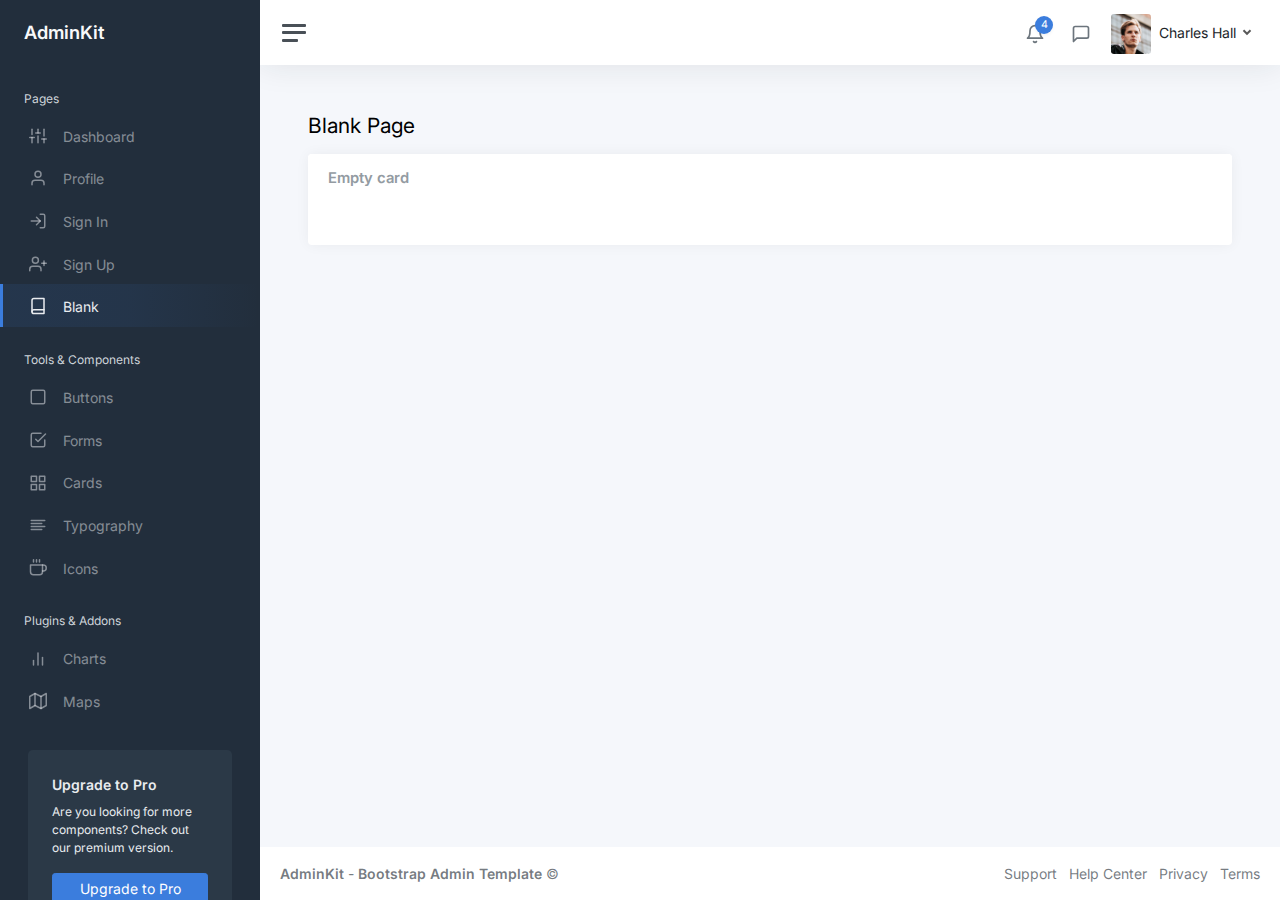
<file: static/pages-blank.html>
<!DOCTYPE html>
<html lang="en">

<head>
	<meta charset="utf-8">
	<meta http-equiv="X-UA-Compatible" content="IE=edge">
	<meta name="viewport" content="width=device-width, initial-scale=1, shrink-to-fit=no">
	<meta name="description" content="Responsive Admin &amp; Dashboard Template based on Bootstrap 5">
	<meta name="author" content="AdminKit">
	<meta name="keywords" content="adminkit, bootstrap, bootstrap 5, admin, dashboard, template, responsive, css, sass, html, theme, front-end, ui kit, web">

	<link rel="preconnect" href="https://fonts.gstatic.com">
	<link rel="shortcut icon" href="img/icons/icon-48x48.png" />

	<link rel="canonical" href="https://demo-basic.adminkit.io/pages-blank.html" />

	<title>Blank Page | AdminKit Demo</title>

	<link href="css/app.css" rel="stylesheet">
	<link href="https://fonts.googleapis.com/css2?family=Inter:wght@300;400;600&display=swap" rel="stylesheet">
</head>

<body>
	<div class="wrapper">
		<nav id="sidebar" class="sidebar js-sidebar">
			<div class="sidebar-content js-simplebar">
				<a class="sidebar-brand" href="index.html">
          <span class="align-middle">AdminKit</span>
        </a>

				<ul class="sidebar-nav">
					<li class="sidebar-header">
						Pages
					</li>

					<li class="sidebar-item">
						<a class="sidebar-link" href="index.html">
              <i class="align-middle" data-feather="sliders"></i> <span class="align-middle">Dashboard</span>
            </a>
					</li>

					<li class="sidebar-item">
						<a class="sidebar-link" href="pages-profile.html">
              <i class="align-middle" data-feather="user"></i> <span class="align-middle">Profile</span>
            </a>
					</li>

					<li class="sidebar-item">
						<a class="sidebar-link" href="pages-sign-in.html">
              <i class="align-middle" data-feather="log-in"></i> <span class="align-middle">Sign In</span>
            </a>
					</li>

					<li class="sidebar-item">
						<a class="sidebar-link" href="pages-sign-up.html">
              <i class="align-middle" data-feather="user-plus"></i> <span class="align-middle">Sign Up</span>
            </a>
					</li>

					<li class="sidebar-item active">
						<a class="sidebar-link" href="pages-blank.html">
              <i class="align-middle" data-feather="book"></i> <span class="align-middle">Blank</span>
            </a>
					</li>

					<li class="sidebar-header">
						Tools & Components
					</li>

					<li class="sidebar-item">
						<a class="sidebar-link" href="ui-buttons.html">
              <i class="align-middle" data-feather="square"></i> <span class="align-middle">Buttons</span>
            </a>
					</li>

					<li class="sidebar-item">
						<a class="sidebar-link" href="ui-forms.html">
              <i class="align-middle" data-feather="check-square"></i> <span class="align-middle">Forms</span>
            </a>
					</li>

					<li class="sidebar-item">
						<a class="sidebar-link" href="ui-cards.html">
              <i class="align-middle" data-feather="grid"></i> <span class="align-middle">Cards</span>
            </a>
					</li>

					<li class="sidebar-item">
						<a class="sidebar-link" href="ui-typography.html">
              <i class="align-middle" data-feather="align-left"></i> <span class="align-middle">Typography</span>
            </a>
					</li>

					<li class="sidebar-item">
						<a class="sidebar-link" href="icons-feather.html">
              <i class="align-middle" data-feather="coffee"></i> <span class="align-middle">Icons</span>
            </a>
					</li>

					<li class="sidebar-header">
						Plugins & Addons
					</li>

					<li class="sidebar-item">
						<a class="sidebar-link" href="charts-chartjs.html">
              <i class="align-middle" data-feather="bar-chart-2"></i> <span class="align-middle">Charts</span>
            </a>
					</li>

					<li class="sidebar-item">
						<a class="sidebar-link" href="maps-google.html">
              <i class="align-middle" data-feather="map"></i> <span class="align-middle">Maps</span>
            </a>
					</li>
				</ul>

				<div class="sidebar-cta">
					<div class="sidebar-cta-content">
						<strong class="d-inline-block mb-2">Upgrade to Pro</strong>
						<div class="mb-3 text-sm">
							Are you looking for more components? Check out our premium version.
						</div>
						<div class="d-grid">
							<a href="upgrade-to-pro.html" class="btn btn-primary">Upgrade to Pro</a>
						</div>
					</div>
				</div>
			</div>
		</nav>

		<div class="main">
			<nav class="navbar navbar-expand navbar-light navbar-bg">
				<a class="sidebar-toggle js-sidebar-toggle">
          <i class="hamburger align-self-center"></i>
        </a>

				<div class="navbar-collapse collapse">
					<ul class="navbar-nav navbar-align">
						<li class="nav-item dropdown">
							<a class="nav-icon dropdown-toggle" href="#" id="alertsDropdown" data-bs-toggle="dropdown">
								<div class="position-relative">
									<i class="align-middle" data-feather="bell"></i>
									<span class="indicator">4</span>
								</div>
							</a>
							<div class="dropdown-menu dropdown-menu-lg dropdown-menu-end py-0" aria-labelledby="alertsDropdown">
								<div class="dropdown-menu-header">
									4 New Notifications
								</div>
								<div class="list-group">
									<a href="#" class="list-group-item">
										<div class="row g-0 align-items-center">
											<div class="col-2">
												<i class="text-danger" data-feather="alert-circle"></i>
											</div>
											<div class="col-10">
												<div class="text-dark">Update completed</div>
												<div class="text-muted small mt-1">Restart server 12 to complete the update.</div>
												<div class="text-muted small mt-1">30m ago</div>
											</div>
										</div>
									</a>
									<a href="#" class="list-group-item">
										<div class="row g-0 align-items-center">
											<div class="col-2">
												<i class="text-warning" data-feather="bell"></i>
											</div>
											<div class="col-10">
												<div class="text-dark">Lorem ipsum</div>
												<div class="text-muted small mt-1">Aliquam ex eros, imperdiet vulputate hendrerit et.</div>
												<div class="text-muted small mt-1">2h ago</div>
											</div>
										</div>
									</a>
									<a href="#" class="list-group-item">
										<div class="row g-0 align-items-center">
											<div class="col-2">
												<i class="text-primary" data-feather="home"></i>
											</div>
											<div class="col-10">
												<div class="text-dark">Login from 192.186.1.8</div>
												<div class="text-muted small mt-1">5h ago</div>
											</div>
										</div>
									</a>
									<a href="#" class="list-group-item">
										<div class="row g-0 align-items-center">
											<div class="col-2">
												<i class="text-success" data-feather="user-plus"></i>
											</div>
											<div class="col-10">
												<div class="text-dark">New connection</div>
												<div class="text-muted small mt-1">Christina accepted your request.</div>
												<div class="text-muted small mt-1">14h ago</div>
											</div>
										</div>
									</a>
								</div>
								<div class="dropdown-menu-footer">
									<a href="#" class="text-muted">Show all notifications</a>
								</div>
							</div>
						</li>
						<li class="nav-item dropdown">
							<a class="nav-icon dropdown-toggle" href="#" id="messagesDropdown" data-bs-toggle="dropdown">
								<div class="position-relative">
									<i class="align-middle" data-feather="message-square"></i>
								</div>
							</a>
							<div class="dropdown-menu dropdown-menu-lg dropdown-menu-end py-0" aria-labelledby="messagesDropdown">
								<div class="dropdown-menu-header">
									<div class="position-relative">
										4 New Messages
									</div>
								</div>
								<div class="list-group">
									<a href="#" class="list-group-item">
										<div class="row g-0 align-items-center">
											<div class="col-2">
												<img src="img/avatars/avatar-5.jpg" class="avatar img-fluid rounded-circle" alt="Vanessa Tucker">
											</div>
											<div class="col-10 ps-2">
												<div class="text-dark">Vanessa Tucker</div>
												<div class="text-muted small mt-1">Nam pretium turpis et arcu. Duis arcu tortor.</div>
												<div class="text-muted small mt-1">15m ago</div>
											</div>
										</div>
									</a>
									<a href="#" class="list-group-item">
										<div class="row g-0 align-items-center">
											<div class="col-2">
												<img src="img/avatars/avatar-2.jpg" class="avatar img-fluid rounded-circle" alt="William Harris">
											</div>
											<div class="col-10 ps-2">
												<div class="text-dark">William Harris</div>
												<div class="text-muted small mt-1">Curabitur ligula sapien euismod vitae.</div>
												<div class="text-muted small mt-1">2h ago</div>
											</div>
										</div>
									</a>
									<a href="#" class="list-group-item">
										<div class="row g-0 align-items-center">
											<div class="col-2">
												<img src="img/avatars/avatar-4.jpg" class="avatar img-fluid rounded-circle" alt="Christina Mason">
											</div>
											<div class="col-10 ps-2">
												<div class="text-dark">Christina Mason</div>
												<div class="text-muted small mt-1">Pellentesque auctor neque nec urna.</div>
												<div class="text-muted small mt-1">4h ago</div>
											</div>
										</div>
									</a>
									<a href="#" class="list-group-item">
										<div class="row g-0 align-items-center">
											<div class="col-2">
												<img src="img/avatars/avatar-3.jpg" class="avatar img-fluid rounded-circle" alt="Sharon Lessman">
											</div>
											<div class="col-10 ps-2">
												<div class="text-dark">Sharon Lessman</div>
												<div class="text-muted small mt-1">Aenean tellus metus, bibendum sed, posuere ac, mattis non.</div>
												<div class="text-muted small mt-1">5h ago</div>
											</div>
										</div>
									</a>
								</div>
								<div class="dropdown-menu-footer">
									<a href="#" class="text-muted">Show all messages</a>
								</div>
							</div>
						</li>
						<li class="nav-item dropdown">
							<a class="nav-icon dropdown-toggle d-inline-block d-sm-none" href="#" data-bs-toggle="dropdown">
                <i class="align-middle" data-feather="settings"></i>
              </a>

							<a class="nav-link dropdown-toggle d-none d-sm-inline-block" href="#" data-bs-toggle="dropdown">
                <img src="img/avatars/avatar.jpg" class="avatar img-fluid rounded me-1" alt="Charles Hall" /> <span class="text-dark">Charles Hall</span>
              </a>
							<div class="dropdown-menu dropdown-menu-end">
								<a class="dropdown-item" href="pages-profile.html"><i class="align-middle me-1" data-feather="user"></i> Profile</a>
								<a class="dropdown-item" href="#"><i class="align-middle me-1" data-feather="pie-chart"></i> Analytics</a>
								<div class="dropdown-divider"></div>
								<a class="dropdown-item" href="index.html"><i class="align-middle me-1" data-feather="settings"></i> Settings & Privacy</a>
								<a class="dropdown-item" href="#"><i class="align-middle me-1" data-feather="help-circle"></i> Help Center</a>
								<div class="dropdown-divider"></div>
								<a class="dropdown-item" href="#">Log out</a>
							</div>
						</li>
					</ul>
				</div>
			</nav>

			<main class="content">
				<div class="container-fluid p-0">

					<h1 class="h3 mb-3">Blank Page</h1>

					<div class="row">
						<div class="col-12">
							<div class="card">
								<div class="card-header">
									<h5 class="card-title mb-0">Empty card</h5>
								</div>
								<div class="card-body">
								</div>
							</div>
						</div>
					</div>

				</div>
			</main>

			<footer class="footer">
				<div class="container-fluid">
					<div class="row text-muted">
						<div class="col-6 text-start">
							<p class="mb-0">
								<a class="text-muted" href="https://adminkit.io/" target="_blank"><strong>AdminKit</strong></a> - <a class="text-muted" href="https://adminkit.io/" target="_blank"><strong>Bootstrap Admin Template</strong></a>								&copy;
							</p>
						</div>
						<div class="col-6 text-end">
							<ul class="list-inline">
								<li class="list-inline-item">
									<a class="text-muted" href="https://adminkit.io/" target="_blank">Support</a>
								</li>
								<li class="list-inline-item">
									<a class="text-muted" href="https://adminkit.io/" target="_blank">Help Center</a>
								</li>
								<li class="list-inline-item">
									<a class="text-muted" href="https://adminkit.io/" target="_blank">Privacy</a>
								</li>
								<li class="list-inline-item">
									<a class="text-muted" href="https://adminkit.io/" target="_blank">Terms</a>
								</li>
							</ul>
						</div>
					</div>
				</div>
			</footer>
		</div>
	</div>

	<script src="js/app.js"></script>

</body>

</html>
</file>
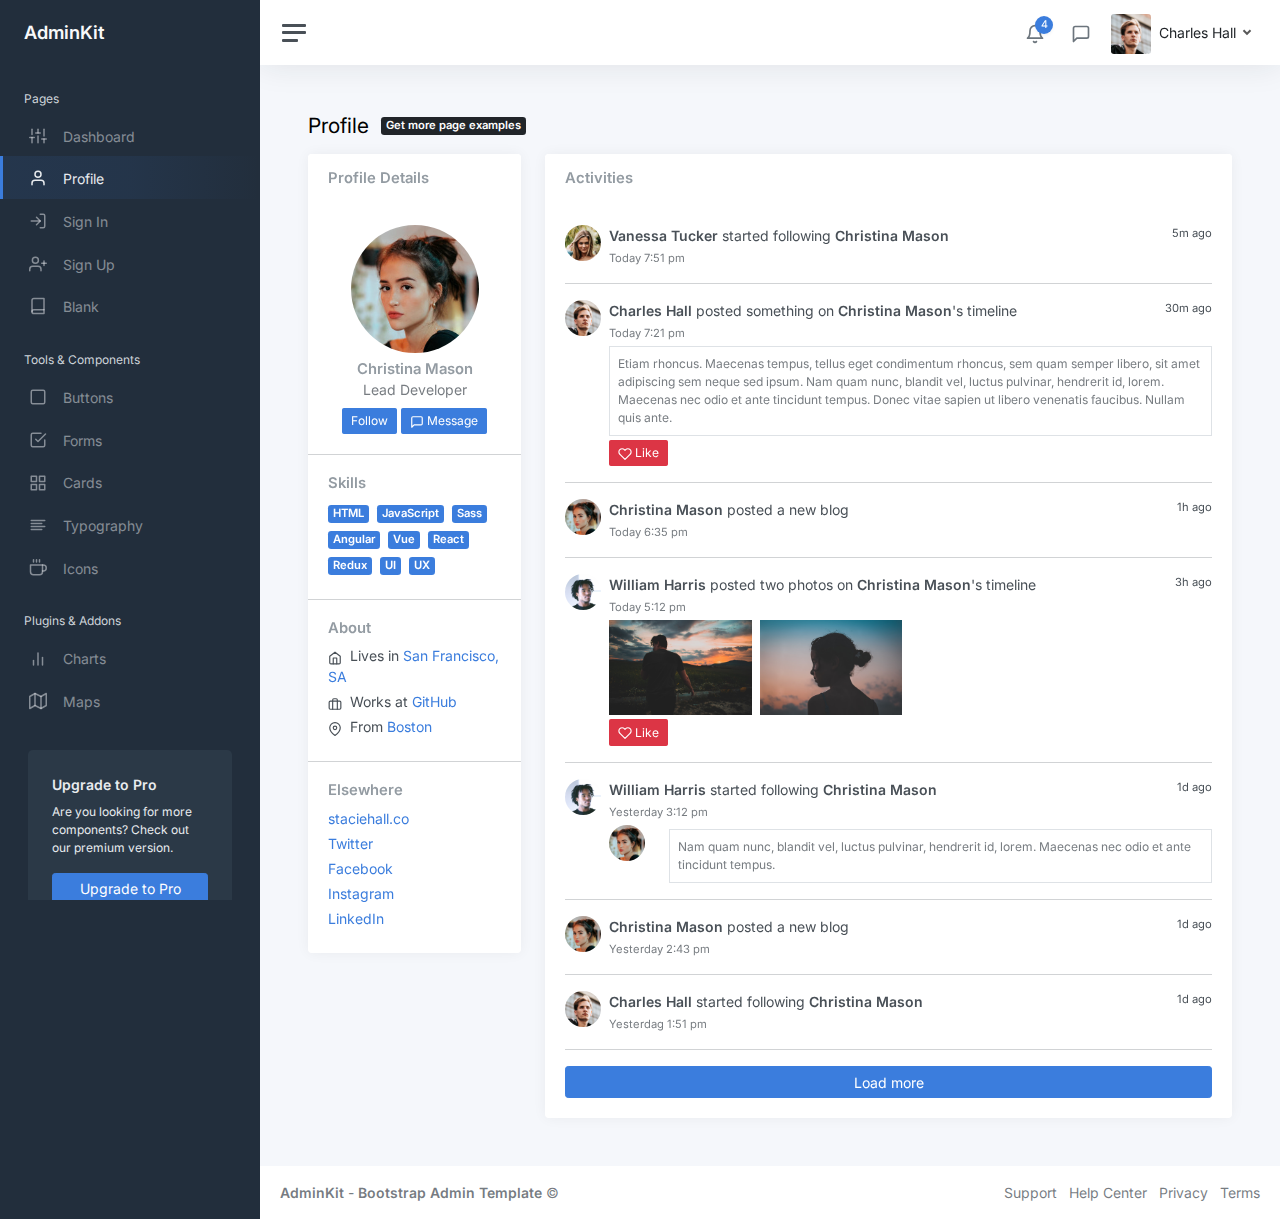
<file: static/pages-profile.html>
<!DOCTYPE html>
<html lang="en">

<head>
	<meta charset="utf-8">
	<meta http-equiv="X-UA-Compatible" content="IE=edge">
	<meta name="viewport" content="width=device-width, initial-scale=1, shrink-to-fit=no">
	<meta name="description" content="Responsive Admin &amp; Dashboard Template based on Bootstrap 5">
	<meta name="author" content="AdminKit">
	<meta name="keywords" content="adminkit, bootstrap, bootstrap 5, admin, dashboard, template, responsive, css, sass, html, theme, front-end, ui kit, web">

	<link rel="preconnect" href="https://fonts.gstatic.com">
	<link rel="shortcut icon" href="img/icons/icon-48x48.png" />

	<link rel="canonical" href="https://demo-basic.adminkit.io/pages-profile.html" />

	<title>Profile | AdminKit Demo</title>

	<link href="css/app.css" rel="stylesheet">
	<link href="https://fonts.googleapis.com/css2?family=Inter:wght@300;400;600&display=swap" rel="stylesheet">
</head>

<body>
	<div class="wrapper">
		<nav id="sidebar" class="sidebar js-sidebar">
			<div class="sidebar-content js-simplebar">
				<a class="sidebar-brand" href="index.html">
          <span class="align-middle">AdminKit</span>
        </a>

				<ul class="sidebar-nav">
					<li class="sidebar-header">
						Pages
					</li>

					<li class="sidebar-item">
						<a class="sidebar-link" href="index.html">
              <i class="align-middle" data-feather="sliders"></i> <span class="align-middle">Dashboard</span>
            </a>
					</li>

					<li class="sidebar-item active">
						<a class="sidebar-link" href="pages-profile.html">
              <i class="align-middle" data-feather="user"></i> <span class="align-middle">Profile</span>
            </a>
					</li>

					<li class="sidebar-item">
						<a class="sidebar-link" href="pages-sign-in.html">
              <i class="align-middle" data-feather="log-in"></i> <span class="align-middle">Sign In</span>
            </a>
					</li>

					<li class="sidebar-item">
						<a class="sidebar-link" href="pages-sign-up.html">
              <i class="align-middle" data-feather="user-plus"></i> <span class="align-middle">Sign Up</span>
            </a>
					</li>

					<li class="sidebar-item">
						<a class="sidebar-link" href="pages-blank.html">
              <i class="align-middle" data-feather="book"></i> <span class="align-middle">Blank</span>
            </a>
					</li>

					<li class="sidebar-header">
						Tools & Components
					</li>

					<li class="sidebar-item">
						<a class="sidebar-link" href="ui-buttons.html">
              <i class="align-middle" data-feather="square"></i> <span class="align-middle">Buttons</span>
            </a>
					</li>

					<li class="sidebar-item">
						<a class="sidebar-link" href="ui-forms.html">
              <i class="align-middle" data-feather="check-square"></i> <span class="align-middle">Forms</span>
            </a>
					</li>

					<li class="sidebar-item">
						<a class="sidebar-link" href="ui-cards.html">
              <i class="align-middle" data-feather="grid"></i> <span class="align-middle">Cards</span>
            </a>
					</li>

					<li class="sidebar-item">
						<a class="sidebar-link" href="ui-typography.html">
              <i class="align-middle" data-feather="align-left"></i> <span class="align-middle">Typography</span>
            </a>
					</li>

					<li class="sidebar-item">
						<a class="sidebar-link" href="icons-feather.html">
              <i class="align-middle" data-feather="coffee"></i> <span class="align-middle">Icons</span>
            </a>
					</li>

					<li class="sidebar-header">
						Plugins & Addons
					</li>

					<li class="sidebar-item">
						<a class="sidebar-link" href="charts-chartjs.html">
              <i class="align-middle" data-feather="bar-chart-2"></i> <span class="align-middle">Charts</span>
            </a>
					</li>

					<li class="sidebar-item">
						<a class="sidebar-link" href="maps-google.html">
              <i class="align-middle" data-feather="map"></i> <span class="align-middle">Maps</span>
            </a>
					</li>
				</ul>

				<div class="sidebar-cta">
					<div class="sidebar-cta-content">
						<strong class="d-inline-block mb-2">Upgrade to Pro</strong>
						<div class="mb-3 text-sm">
							Are you looking for more components? Check out our premium version.
						</div>
						<div class="d-grid">
							<a href="upgrade-to-pro.html" class="btn btn-primary">Upgrade to Pro</a>
						</div>
					</div>
				</div>
			</div>
		</nav>

		<div class="main">
			<nav class="navbar navbar-expand navbar-light navbar-bg">
				<a class="sidebar-toggle js-sidebar-toggle">
          <i class="hamburger align-self-center"></i>
        </a>

				<div class="navbar-collapse collapse">
					<ul class="navbar-nav navbar-align">
						<li class="nav-item dropdown">
							<a class="nav-icon dropdown-toggle" href="#" id="alertsDropdown" data-bs-toggle="dropdown">
								<div class="position-relative">
									<i class="align-middle" data-feather="bell"></i>
									<span class="indicator">4</span>
								</div>
							</a>
							<div class="dropdown-menu dropdown-menu-lg dropdown-menu-end py-0" aria-labelledby="alertsDropdown">
								<div class="dropdown-menu-header">
									4 New Notifications
								</div>
								<div class="list-group">
									<a href="#" class="list-group-item">
										<div class="row g-0 align-items-center">
											<div class="col-2">
												<i class="text-danger" data-feather="alert-circle"></i>
											</div>
											<div class="col-10">
												<div class="text-dark">Update completed</div>
												<div class="text-muted small mt-1">Restart server 12 to complete the update.</div>
												<div class="text-muted small mt-1">30m ago</div>
											</div>
										</div>
									</a>
									<a href="#" class="list-group-item">
										<div class="row g-0 align-items-center">
											<div class="col-2">
												<i class="text-warning" data-feather="bell"></i>
											</div>
											<div class="col-10">
												<div class="text-dark">Lorem ipsum</div>
												<div class="text-muted small mt-1">Aliquam ex eros, imperdiet vulputate hendrerit et.</div>
												<div class="text-muted small mt-1">2h ago</div>
											</div>
										</div>
									</a>
									<a href="#" class="list-group-item">
										<div class="row g-0 align-items-center">
											<div class="col-2">
												<i class="text-primary" data-feather="home"></i>
											</div>
											<div class="col-10">
												<div class="text-dark">Login from 192.186.1.8</div>
												<div class="text-muted small mt-1">5h ago</div>
											</div>
										</div>
									</a>
									<a href="#" class="list-group-item">
										<div class="row g-0 align-items-center">
											<div class="col-2">
												<i class="text-success" data-feather="user-plus"></i>
											</div>
											<div class="col-10">
												<div class="text-dark">New connection</div>
												<div class="text-muted small mt-1">Christina accepted your request.</div>
												<div class="text-muted small mt-1">14h ago</div>
											</div>
										</div>
									</a>
								</div>
								<div class="dropdown-menu-footer">
									<a href="#" class="text-muted">Show all notifications</a>
								</div>
							</div>
						</li>
						<li class="nav-item dropdown">
							<a class="nav-icon dropdown-toggle" href="#" id="messagesDropdown" data-bs-toggle="dropdown">
								<div class="position-relative">
									<i class="align-middle" data-feather="message-square"></i>
								</div>
							</a>
							<div class="dropdown-menu dropdown-menu-lg dropdown-menu-end py-0" aria-labelledby="messagesDropdown">
								<div class="dropdown-menu-header">
									<div class="position-relative">
										4 New Messages
									</div>
								</div>
								<div class="list-group">
									<a href="#" class="list-group-item">
										<div class="row g-0 align-items-center">
											<div class="col-2">
												<img src="img/avatars/avatar-5.jpg" class="avatar img-fluid rounded-circle" alt="Vanessa Tucker">
											</div>
											<div class="col-10 ps-2">
												<div class="text-dark">Vanessa Tucker</div>
												<div class="text-muted small mt-1">Nam pretium turpis et arcu. Duis arcu tortor.</div>
												<div class="text-muted small mt-1">15m ago</div>
											</div>
										</div>
									</a>
									<a href="#" class="list-group-item">
										<div class="row g-0 align-items-center">
											<div class="col-2">
												<img src="img/avatars/avatar-2.jpg" class="avatar img-fluid rounded-circle" alt="William Harris">
											</div>
											<div class="col-10 ps-2">
												<div class="text-dark">William Harris</div>
												<div class="text-muted small mt-1">Curabitur ligula sapien euismod vitae.</div>
												<div class="text-muted small mt-1">2h ago</div>
											</div>
										</div>
									</a>
									<a href="#" class="list-group-item">
										<div class="row g-0 align-items-center">
											<div class="col-2">
												<img src="img/avatars/avatar-4.jpg" class="avatar img-fluid rounded-circle" alt="Christina Mason">
											</div>
											<div class="col-10 ps-2">
												<div class="text-dark">Christina Mason</div>
												<div class="text-muted small mt-1">Pellentesque auctor neque nec urna.</div>
												<div class="text-muted small mt-1">4h ago</div>
											</div>
										</div>
									</a>
									<a href="#" class="list-group-item">
										<div class="row g-0 align-items-center">
											<div class="col-2">
												<img src="img/avatars/avatar-3.jpg" class="avatar img-fluid rounded-circle" alt="Sharon Lessman">
											</div>
											<div class="col-10 ps-2">
												<div class="text-dark">Sharon Lessman</div>
												<div class="text-muted small mt-1">Aenean tellus metus, bibendum sed, posuere ac, mattis non.</div>
												<div class="text-muted small mt-1">5h ago</div>
											</div>
										</div>
									</a>
								</div>
								<div class="dropdown-menu-footer">
									<a href="#" class="text-muted">Show all messages</a>
								</div>
							</div>
						</li>
						<li class="nav-item dropdown">
							<a class="nav-icon dropdown-toggle d-inline-block d-sm-none" href="#" data-bs-toggle="dropdown">
                <i class="align-middle" data-feather="settings"></i>
              </a>

							<a class="nav-link dropdown-toggle d-none d-sm-inline-block" href="#" data-bs-toggle="dropdown">
                <img src="img/avatars/avatar.jpg" class="avatar img-fluid rounded me-1" alt="Charles Hall" /> <span class="text-dark">Charles Hall</span>
              </a>
							<div class="dropdown-menu dropdown-menu-end">
								<a class="dropdown-item" href="pages-profile.html"><i class="align-middle me-1" data-feather="user"></i> Profile</a>
								<a class="dropdown-item" href="#"><i class="align-middle me-1" data-feather="pie-chart"></i> Analytics</a>
								<div class="dropdown-divider"></div>
								<a class="dropdown-item" href="index.html"><i class="align-middle me-1" data-feather="settings"></i> Settings & Privacy</a>
								<a class="dropdown-item" href="#"><i class="align-middle me-1" data-feather="help-circle"></i> Help Center</a>
								<div class="dropdown-divider"></div>
								<a class="dropdown-item" href="#">Log out</a>
							</div>
						</li>
					</ul>
				</div>
			</nav>

			<main class="content">
				<div class="container-fluid p-0">

					<div class="mb-3">
						<h1 class="h3 d-inline align-middle">Profile</h1>
						<a class="badge bg-dark text-white ms-2" href="upgrade-to-pro.html">
      Get more page examples
  </a>
					</div>
					<div class="row">
						<div class="col-md-4 col-xl-3">
							<div class="card mb-3">
								<div class="card-header">
									<h5 class="card-title mb-0">Profile Details</h5>
								</div>
								<div class="card-body text-center">
									<img src="img/avatars/avatar-4.jpg" alt="Christina Mason" class="img-fluid rounded-circle mb-2" width="128" height="128" />
									<h5 class="card-title mb-0">Christina Mason</h5>
									<div class="text-muted mb-2">Lead Developer</div>

									<div>
										<a class="btn btn-primary btn-sm" href="#">Follow</a>
										<a class="btn btn-primary btn-sm" href="#"><span data-feather="message-square"></span> Message</a>
									</div>
								</div>
								<hr class="my-0" />
								<div class="card-body">
									<h5 class="h6 card-title">Skills</h5>
									<a href="#" class="badge bg-primary me-1 my-1">HTML</a>
									<a href="#" class="badge bg-primary me-1 my-1">JavaScript</a>
									<a href="#" class="badge bg-primary me-1 my-1">Sass</a>
									<a href="#" class="badge bg-primary me-1 my-1">Angular</a>
									<a href="#" class="badge bg-primary me-1 my-1">Vue</a>
									<a href="#" class="badge bg-primary me-1 my-1">React</a>
									<a href="#" class="badge bg-primary me-1 my-1">Redux</a>
									<a href="#" class="badge bg-primary me-1 my-1">UI</a>
									<a href="#" class="badge bg-primary me-1 my-1">UX</a>
								</div>
								<hr class="my-0" />
								<div class="card-body">
									<h5 class="h6 card-title">About</h5>
									<ul class="list-unstyled mb-0">
										<li class="mb-1"><span data-feather="home" class="feather-sm me-1"></span> Lives in <a href="#">San Francisco, SA</a></li>

										<li class="mb-1"><span data-feather="briefcase" class="feather-sm me-1"></span> Works at <a href="#">GitHub</a></li>
										<li class="mb-1"><span data-feather="map-pin" class="feather-sm me-1"></span> From <a href="#">Boston</a></li>
									</ul>
								</div>
								<hr class="my-0" />
								<div class="card-body">
									<h5 class="h6 card-title">Elsewhere</h5>
									<ul class="list-unstyled mb-0">
										<li class="mb-1"><a href="#">staciehall.co</a></li>
										<li class="mb-1"><a href="#">Twitter</a></li>
										<li class="mb-1"><a href="#">Facebook</a></li>
										<li class="mb-1"><a href="#">Instagram</a></li>
										<li class="mb-1"><a href="#">LinkedIn</a></li>
									</ul>
								</div>
							</div>
						</div>

						<div class="col-md-8 col-xl-9">
							<div class="card">
								<div class="card-header">

									<h5 class="card-title mb-0">Activities</h5>
								</div>
								<div class="card-body h-100">

									<div class="d-flex align-items-start">
										<img src="img/avatars/avatar-5.jpg" width="36" height="36" class="rounded-circle me-2" alt="Vanessa Tucker">
										<div class="flex-grow-1">
											<small class="float-end text-navy">5m ago</small>
											<strong>Vanessa Tucker</strong> started following <strong>Christina Mason</strong><br />
											<small class="text-muted">Today 7:51 pm</small><br />

										</div>
									</div>

									<hr />
									<div class="d-flex align-items-start">
										<img src="img/avatars/avatar.jpg" width="36" height="36" class="rounded-circle me-2" alt="Charles Hall">
										<div class="flex-grow-1">
											<small class="float-end text-navy">30m ago</small>
											<strong>Charles Hall</strong> posted something on <strong>Christina Mason</strong>'s timeline<br />
											<small class="text-muted">Today 7:21 pm</small>

											<div class="border text-sm text-muted p-2 mt-1">
												Etiam rhoncus. Maecenas tempus, tellus eget condimentum rhoncus, sem quam semper libero, sit amet adipiscing sem neque sed ipsum. Nam quam nunc, blandit vel, luctus
												pulvinar, hendrerit id, lorem. Maecenas nec odio et ante tincidunt tempus. Donec vitae sapien ut libero venenatis faucibus. Nullam quis ante.
											</div>

											<a href="#" class="btn btn-sm btn-danger mt-1"><i class="feather-sm" data-feather="heart"></i> Like</a>
										</div>
									</div>

									<hr />
									<div class="d-flex align-items-start">
										<img src="img/avatars/avatar-4.jpg" width="36" height="36" class="rounded-circle me-2" alt="Christina Mason">
										<div class="flex-grow-1">
											<small class="float-end text-navy">1h ago</small>
											<strong>Christina Mason</strong> posted a new blog<br />

											<small class="text-muted">Today 6:35 pm</small>
										</div>
									</div>

									<hr />
									<div class="d-flex align-items-start">
										<img src="img/avatars/avatar-2.jpg" width="36" height="36" class="rounded-circle me-2" alt="William Harris">
										<div class="flex-grow-1">
											<small class="float-end text-navy">3h ago</small>
											<strong>William Harris</strong> posted two photos on <strong>Christina Mason</strong>'s timeline<br />
											<small class="text-muted">Today 5:12 pm</small>

											<div class="row g-0 mt-1">
												<div class="col-6 col-md-4 col-lg-4 col-xl-3">
													<img src="img/photos/unsplash-1.jpg" class="img-fluid pe-2" alt="Unsplash">
												</div>
												<div class="col-6 col-md-4 col-lg-4 col-xl-3">
													<img src="img/photos/unsplash-2.jpg" class="img-fluid pe-2" alt="Unsplash">
												</div>
											</div>

											<a href="#" class="btn btn-sm btn-danger mt-1"><i class="feather-sm" data-feather="heart"></i> Like</a>
										</div>
									</div>

									<hr />
									<div class="d-flex align-items-start">
										<img src="img/avatars/avatar-2.jpg" width="36" height="36" class="rounded-circle me-2" alt="William Harris">
										<div class="flex-grow-1">
											<small class="float-end text-navy">1d ago</small>
											<strong>William Harris</strong> started following <strong>Christina Mason</strong><br />
											<small class="text-muted">Yesterday 3:12 pm</small>

											<div class="d-flex align-items-start mt-1">
												<a class="pe-3" href="#">
                <img src="img/avatars/avatar-4.jpg" width="36" height="36" class="rounded-circle me-2" alt="Christina Mason">
              </a>
												<div class="flex-grow-1">
													<div class="border text-sm text-muted p-2 mt-1">
														Nam quam nunc, blandit vel, luctus pulvinar, hendrerit id, lorem. Maecenas nec odio et ante tincidunt tempus.
													</div>
												</div>
											</div>
										</div>
									</div>

									<hr />
									<div class="d-flex align-items-start">
										<img src="img/avatars/avatar-4.jpg" width="36" height="36" class="rounded-circle me-2" alt="Christina Mason">
										<div class="flex-grow-1">
											<small class="float-end text-navy">1d ago</small>
											<strong>Christina Mason</strong> posted a new blog<br />
											<small class="text-muted">Yesterday 2:43 pm</small>
										</div>
									</div>

									<hr />
									<div class="d-flex align-items-start">
										<img src="img/avatars/avatar.jpg" width="36" height="36" class="rounded-circle me-2" alt="Charles Hall">
										<div class="flex-grow-1">
											<small class="float-end text-navy">1d ago</small>
											<strong>Charles Hall</strong> started following <strong>Christina Mason</strong><br />
											<small class="text-muted">Yesterdag 1:51 pm</small>
										</div>
									</div>

									<hr />
									<div class="d-grid">
										<a href="#" class="btn btn-primary">Load more</a>
									</div>
								</div>
							</div>
						</div>
					</div>

				</div>
			</main>

			<footer class="footer">
				<div class="container-fluid">
					<div class="row text-muted">
						<div class="col-6 text-start">
							<p class="mb-0">
								<a class="text-muted" href="https://adminkit.io/" target="_blank"><strong>AdminKit</strong></a> - <a class="text-muted" href="https://adminkit.io/" target="_blank"><strong>Bootstrap Admin Template</strong></a>								&copy;
							</p>
						</div>
						<div class="col-6 text-end">
							<ul class="list-inline">
								<li class="list-inline-item">
									<a class="text-muted" href="https://adminkit.io/" target="_blank">Support</a>
								</li>
								<li class="list-inline-item">
									<a class="text-muted" href="https://adminkit.io/" target="_blank">Help Center</a>
								</li>
								<li class="list-inline-item">
									<a class="text-muted" href="https://adminkit.io/" target="_blank">Privacy</a>
								</li>
								<li class="list-inline-item">
									<a class="text-muted" href="https://adminkit.io/" target="_blank">Terms</a>
								</li>
							</ul>
						</div>
					</div>
				</div>
			</footer>
		</div>
	</div>

	<script src="js/app.js"></script>

</body>

</html>
</file>
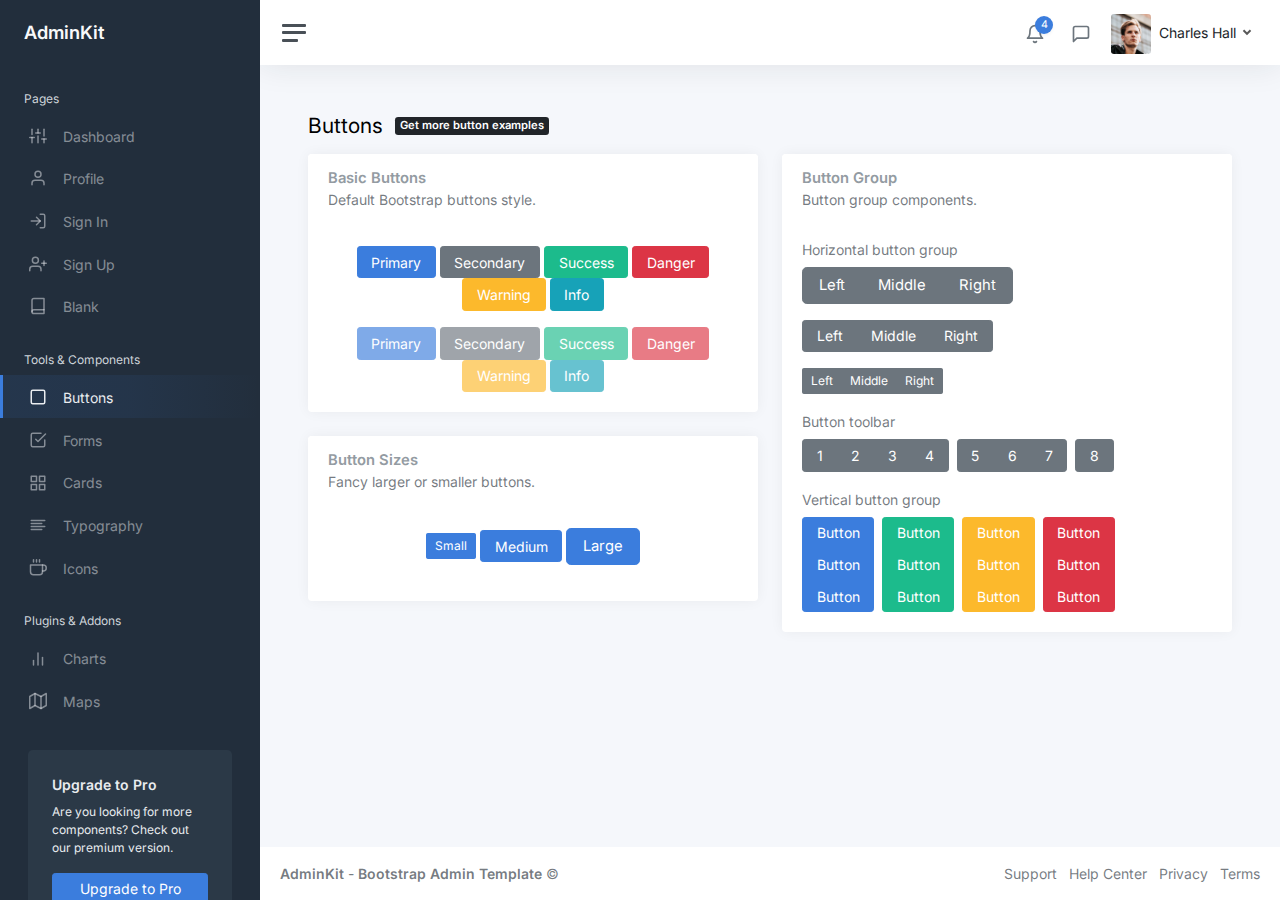
<file: static/ui-buttons.html>
<!DOCTYPE html>
<html lang="en">

<head>
	<meta charset="utf-8">
	<meta http-equiv="X-UA-Compatible" content="IE=edge">
	<meta name="viewport" content="width=device-width, initial-scale=1, shrink-to-fit=no">
	<meta name="description" content="Responsive Admin &amp; Dashboard Template based on Bootstrap 5">
	<meta name="author" content="AdminKit">
	<meta name="keywords" content="adminkit, bootstrap, bootstrap 5, admin, dashboard, template, responsive, css, sass, html, theme, front-end, ui kit, web">

	<link rel="preconnect" href="https://fonts.gstatic.com">
	<link rel="shortcut icon" href="img/icons/icon-48x48.png" />

	<link rel="canonical" href="https://demo-basic.adminkit.io/ui-buttons.html" />

	<title>Buttons | AdminKit Demo</title>

	<link href="css/app.css" rel="stylesheet">
	<link href="https://fonts.googleapis.com/css2?family=Inter:wght@300;400;600&display=swap" rel="stylesheet">
</head>

<body>
	<div class="wrapper">
		<nav id="sidebar" class="sidebar js-sidebar">
			<div class="sidebar-content js-simplebar">
				<a class="sidebar-brand" href="index.html">
          <span class="align-middle">AdminKit</span>
        </a>

				<ul class="sidebar-nav">
					<li class="sidebar-header">
						Pages
					</li>

					<li class="sidebar-item">
						<a class="sidebar-link" href="index.html">
              <i class="align-middle" data-feather="sliders"></i> <span class="align-middle">Dashboard</span>
            </a>
					</li>

					<li class="sidebar-item">
						<a class="sidebar-link" href="pages-profile.html">
              <i class="align-middle" data-feather="user"></i> <span class="align-middle">Profile</span>
            </a>
					</li>

					<li class="sidebar-item">
						<a class="sidebar-link" href="pages-sign-in.html">
              <i class="align-middle" data-feather="log-in"></i> <span class="align-middle">Sign In</span>
            </a>
					</li>

					<li class="sidebar-item">
						<a class="sidebar-link" href="pages-sign-up.html">
              <i class="align-middle" data-feather="user-plus"></i> <span class="align-middle">Sign Up</span>
            </a>
					</li>

					<li class="sidebar-item">
						<a class="sidebar-link" href="pages-blank.html">
              <i class="align-middle" data-feather="book"></i> <span class="align-middle">Blank</span>
            </a>
					</li>

					<li class="sidebar-header">
						Tools & Components
					</li>

					<li class="sidebar-item active">
						<a class="sidebar-link" href="ui-buttons.html">
              <i class="align-middle" data-feather="square"></i> <span class="align-middle">Buttons</span>
            </a>
					</li>

					<li class="sidebar-item">
						<a class="sidebar-link" href="ui-forms.html">
              <i class="align-middle" data-feather="check-square"></i> <span class="align-middle">Forms</span>
            </a>
					</li>

					<li class="sidebar-item">
						<a class="sidebar-link" href="ui-cards.html">
              <i class="align-middle" data-feather="grid"></i> <span class="align-middle">Cards</span>
            </a>
					</li>

					<li class="sidebar-item">
						<a class="sidebar-link" href="ui-typography.html">
              <i class="align-middle" data-feather="align-left"></i> <span class="align-middle">Typography</span>
            </a>
					</li>

					<li class="sidebar-item">
						<a class="sidebar-link" href="icons-feather.html">
              <i class="align-middle" data-feather="coffee"></i> <span class="align-middle">Icons</span>
            </a>
					</li>

					<li class="sidebar-header">
						Plugins & Addons
					</li>

					<li class="sidebar-item">
						<a class="sidebar-link" href="charts-chartjs.html">
              <i class="align-middle" data-feather="bar-chart-2"></i> <span class="align-middle">Charts</span>
            </a>
					</li>

					<li class="sidebar-item">
						<a class="sidebar-link" href="maps-google.html">
              <i class="align-middle" data-feather="map"></i> <span class="align-middle">Maps</span>
            </a>
					</li>
				</ul>

				<div class="sidebar-cta">
					<div class="sidebar-cta-content">
						<strong class="d-inline-block mb-2">Upgrade to Pro</strong>
						<div class="mb-3 text-sm">
							Are you looking for more components? Check out our premium version.
						</div>
						<div class="d-grid">
							<a href="upgrade-to-pro.html" class="btn btn-primary">Upgrade to Pro</a>
						</div>
					</div>
				</div>
			</div>
		</nav>

		<div class="main">
			<nav class="navbar navbar-expand navbar-light navbar-bg">
				<a class="sidebar-toggle js-sidebar-toggle">
          <i class="hamburger align-self-center"></i>
        </a>

				<div class="navbar-collapse collapse">
					<ul class="navbar-nav navbar-align">
						<li class="nav-item dropdown">
							<a class="nav-icon dropdown-toggle" href="#" id="alertsDropdown" data-bs-toggle="dropdown">
								<div class="position-relative">
									<i class="align-middle" data-feather="bell"></i>
									<span class="indicator">4</span>
								</div>
							</a>
							<div class="dropdown-menu dropdown-menu-lg dropdown-menu-end py-0" aria-labelledby="alertsDropdown">
								<div class="dropdown-menu-header">
									4 New Notifications
								</div>
								<div class="list-group">
									<a href="#" class="list-group-item">
										<div class="row g-0 align-items-center">
											<div class="col-2">
												<i class="text-danger" data-feather="alert-circle"></i>
											</div>
											<div class="col-10">
												<div class="text-dark">Update completed</div>
												<div class="text-muted small mt-1">Restart server 12 to complete the update.</div>
												<div class="text-muted small mt-1">30m ago</div>
											</div>
										</div>
									</a>
									<a href="#" class="list-group-item">
										<div class="row g-0 align-items-center">
											<div class="col-2">
												<i class="text-warning" data-feather="bell"></i>
											</div>
											<div class="col-10">
												<div class="text-dark">Lorem ipsum</div>
												<div class="text-muted small mt-1">Aliquam ex eros, imperdiet vulputate hendrerit et.</div>
												<div class="text-muted small mt-1">2h ago</div>
											</div>
										</div>
									</a>
									<a href="#" class="list-group-item">
										<div class="row g-0 align-items-center">
											<div class="col-2">
												<i class="text-primary" data-feather="home"></i>
											</div>
											<div class="col-10">
												<div class="text-dark">Login from 192.186.1.8</div>
												<div class="text-muted small mt-1">5h ago</div>
											</div>
										</div>
									</a>
									<a href="#" class="list-group-item">
										<div class="row g-0 align-items-center">
											<div class="col-2">
												<i class="text-success" data-feather="user-plus"></i>
											</div>
											<div class="col-10">
												<div class="text-dark">New connection</div>
												<div class="text-muted small mt-1">Christina accepted your request.</div>
												<div class="text-muted small mt-1">14h ago</div>
											</div>
										</div>
									</a>
								</div>
								<div class="dropdown-menu-footer">
									<a href="#" class="text-muted">Show all notifications</a>
								</div>
							</div>
						</li>
						<li class="nav-item dropdown">
							<a class="nav-icon dropdown-toggle" href="#" id="messagesDropdown" data-bs-toggle="dropdown">
								<div class="position-relative">
									<i class="align-middle" data-feather="message-square"></i>
								</div>
							</a>
							<div class="dropdown-menu dropdown-menu-lg dropdown-menu-end py-0" aria-labelledby="messagesDropdown">
								<div class="dropdown-menu-header">
									<div class="position-relative">
										4 New Messages
									</div>
								</div>
								<div class="list-group">
									<a href="#" class="list-group-item">
										<div class="row g-0 align-items-center">
											<div class="col-2">
												<img src="img/avatars/avatar-5.jpg" class="avatar img-fluid rounded-circle" alt="Vanessa Tucker">
											</div>
											<div class="col-10 ps-2">
												<div class="text-dark">Vanessa Tucker</div>
												<div class="text-muted small mt-1">Nam pretium turpis et arcu. Duis arcu tortor.</div>
												<div class="text-muted small mt-1">15m ago</div>
											</div>
										</div>
									</a>
									<a href="#" class="list-group-item">
										<div class="row g-0 align-items-center">
											<div class="col-2">
												<img src="img/avatars/avatar-2.jpg" class="avatar img-fluid rounded-circle" alt="William Harris">
											</div>
											<div class="col-10 ps-2">
												<div class="text-dark">William Harris</div>
												<div class="text-muted small mt-1">Curabitur ligula sapien euismod vitae.</div>
												<div class="text-muted small mt-1">2h ago</div>
											</div>
										</div>
									</a>
									<a href="#" class="list-group-item">
										<div class="row g-0 align-items-center">
											<div class="col-2">
												<img src="img/avatars/avatar-4.jpg" class="avatar img-fluid rounded-circle" alt="Christina Mason">
											</div>
											<div class="col-10 ps-2">
												<div class="text-dark">Christina Mason</div>
												<div class="text-muted small mt-1">Pellentesque auctor neque nec urna.</div>
												<div class="text-muted small mt-1">4h ago</div>
											</div>
										</div>
									</a>
									<a href="#" class="list-group-item">
										<div class="row g-0 align-items-center">
											<div class="col-2">
												<img src="img/avatars/avatar-3.jpg" class="avatar img-fluid rounded-circle" alt="Sharon Lessman">
											</div>
											<div class="col-10 ps-2">
												<div class="text-dark">Sharon Lessman</div>
												<div class="text-muted small mt-1">Aenean tellus metus, bibendum sed, posuere ac, mattis non.</div>
												<div class="text-muted small mt-1">5h ago</div>
											</div>
										</div>
									</a>
								</div>
								<div class="dropdown-menu-footer">
									<a href="#" class="text-muted">Show all messages</a>
								</div>
							</div>
						</li>
						<li class="nav-item dropdown">
							<a class="nav-icon dropdown-toggle d-inline-block d-sm-none" href="#" data-bs-toggle="dropdown">
                <i class="align-middle" data-feather="settings"></i>
              </a>

							<a class="nav-link dropdown-toggle d-none d-sm-inline-block" href="#" data-bs-toggle="dropdown">
                <img src="img/avatars/avatar.jpg" class="avatar img-fluid rounded me-1" alt="Charles Hall" /> <span class="text-dark">Charles Hall</span>
              </a>
							<div class="dropdown-menu dropdown-menu-end">
								<a class="dropdown-item" href="pages-profile.html"><i class="align-middle me-1" data-feather="user"></i> Profile</a>
								<a class="dropdown-item" href="#"><i class="align-middle me-1" data-feather="pie-chart"></i> Analytics</a>
								<div class="dropdown-divider"></div>
								<a class="dropdown-item" href="index.html"><i class="align-middle me-1" data-feather="settings"></i> Settings & Privacy</a>
								<a class="dropdown-item" href="#"><i class="align-middle me-1" data-feather="help-circle"></i> Help Center</a>
								<div class="dropdown-divider"></div>
								<a class="dropdown-item" href="#">Log out</a>
							</div>
						</li>
					</ul>
				</div>
			</nav>

			<main class="content">
				<div class="container-fluid p-0">

					<div class="mb-3">
						<h1 class="h3 d-inline align-middle">Buttons</h1>
						<a class="badge bg-dark text-white ms-2" href="upgrade-to-pro.html">
      Get more button examples
  </a>
					</div>
					<div class="row">
						<div class="col-12 col-lg-6">
							<div class="card">
								<div class="card-header">
									<h5 class="card-title">Basic Buttons</h5>
									<h6 class="card-subtitle text-muted">Default Bootstrap buttons style.</h6>
								</div>
								<div class="card-body text-center">
									<div class="mb-3">
										<button class="btn btn-primary">Primary</button>
										<button class="btn btn-secondary">Secondary</button>
										<button class="btn btn-success">Success</button>
										<button class="btn btn-danger">Danger</button>
										<button class="btn btn-warning">Warning</button>
										<button class="btn btn-info">Info</button>
									</div>
									<div>
										<button class="btn btn-primary" disabled>Primary</button>
										<button class="btn btn-secondary" disabled>Secondary</button>
										<button class="btn btn-success" disabled>Success</button>
										<button class="btn btn-danger" disabled>Danger</button>
										<button class="btn btn-warning" disabled>Warning</button>
										<button class="btn btn-info" disabled>Info</button>
									</div>
								</div>
							</div>

							<div class="card">
								<div class="card-header">
									<h5 class="card-title">Button Sizes</h5>
									<h6 class="card-subtitle text-muted">Fancy larger or smaller buttons.</h6>
								</div>
								<div class="card-body text-center">
									<div class="mb-3">
										<button class="btn btn-primary btn-sm">Small</button>
										<button class="btn btn-primary">Medium</button>
										<button class="btn btn-primary btn-lg">Large</button>
									</div>
								</div>
							</div>
						</div>

						<div class="col-12 col-lg-6">
							<div class="card">
								<div class="card-header">
									<h5 class="card-title">Button Group</h5>
									<h6 class="card-subtitle text-muted">Button group components.</h6>
								</div>
								<div class="card-body">
									<h6 class="card-subtitle mb-2 text-muted">Horizontal button group</h6>
									<div class="btn-group btn-group-lg mb-3" role="group" aria-label="Large button group">
										<button type="button" class="btn btn-secondary">Left</button>
										<button type="button" class="btn btn-secondary">Middle</button>
										<button type="button" class="btn btn-secondary">Right</button>
									</div>
									<br>
									<div class="btn-group mb-3" role="group" aria-label="Default button group">
										<button type="button" class="btn btn-secondary">Left</button>
										<button type="button" class="btn btn-secondary">Middle</button>
										<button type="button" class="btn btn-secondary">Right</button>
									</div>
									<br>
									<div class="btn-group btn-group-sm mb-4" role="group" aria-label="Small button group">
										<button type="button" class="btn btn-secondary">Left</button>
										<button type="button" class="btn btn-secondary">Middle</button>
										<button type="button" class="btn btn-secondary">Right</button>
									</div>

									<h6 class="card-subtitle mb-2 text-muted">Button toolbar</h6>
									<div class="btn-toolbar mb-4" role="toolbar" aria-label="Toolbar with button groups">
										<div class="btn-group me-2" role="group" aria-label="First group">
											<button type="button" class="btn btn-secondary">1</button>
											<button type="button" class="btn btn-secondary">2</button>
											<button type="button" class="btn btn-secondary">3</button>
											<button type="button" class="btn btn-secondary">4</button>
										</div>
										<div class="btn-group me-2" role="group" aria-label="Second group">
											<button type="button" class="btn btn-secondary">5</button>
											<button type="button" class="btn btn-secondary">6</button>
											<button type="button" class="btn btn-secondary">7</button>
										</div>
										<div class="btn-group" role="group" aria-label="Third group">
											<button type="button" class="btn btn-secondary">8</button>
										</div>
									</div>

									<h6 class="card-subtitle mb-2 text-muted">Vertical button group</h6>
									<div class="btn-toolbar">
										<div class="btn-group-vertical me-2" role="group" aria-label="Vertical button group">
											<button type="button" class="btn btn-primary">Button</button>
											<button type="button" class="btn btn-primary">Button</button>
											<button type="button" class="btn btn-primary">Button</button>
										</div>
										<div class="btn-group-vertical me-2" role="group" aria-label="Vertical button group">
											<button type="button" class="btn btn-success">Button</button>
											<button type="button" class="btn btn-success">Button</button>
											<button type="button" class="btn btn-success">Button</button>
										</div>
										<div class="btn-group-vertical me-2" role="group" aria-label="Vertical button group">
											<button type="button" class="btn btn-warning">Button</button>
											<button type="button" class="btn btn-warning">Button</button>
											<button type="button" class="btn btn-warning">Button</button>
										</div>
										<div class="btn-group-vertical me-2" role="group" aria-label="Vertical button group">
											<button type="button" class="btn btn-danger">Button</button>
											<button type="button" class="btn btn-danger">Button</button>
											<button type="button" class="btn btn-danger">Button</button>
										</div>
									</div>
								</div>
							</div>
						</div>
					</div>

				</div>
			</main>

			<footer class="footer">
				<div class="container-fluid">
					<div class="row text-muted">
						<div class="col-6 text-start">
							<p class="mb-0">
								<a class="text-muted" href="https://adminkit.io/" target="_blank"><strong>AdminKit</strong></a> - <a class="text-muted" href="https://adminkit.io/" target="_blank"><strong>Bootstrap Admin Template</strong></a>								&copy;
							</p>
						</div>
						<div class="col-6 text-end">
							<ul class="list-inline">
								<li class="list-inline-item">
									<a class="text-muted" href="https://adminkit.io/" target="_blank">Support</a>
								</li>
								<li class="list-inline-item">
									<a class="text-muted" href="https://adminkit.io/" target="_blank">Help Center</a>
								</li>
								<li class="list-inline-item">
									<a class="text-muted" href="https://adminkit.io/" target="_blank">Privacy</a>
								</li>
								<li class="list-inline-item">
									<a class="text-muted" href="https://adminkit.io/" target="_blank">Terms</a>
								</li>
							</ul>
						</div>
					</div>
				</div>
			</footer>
		</div>
	</div>

	<script src="js/app.js"></script>

</body>

</html>
</file>
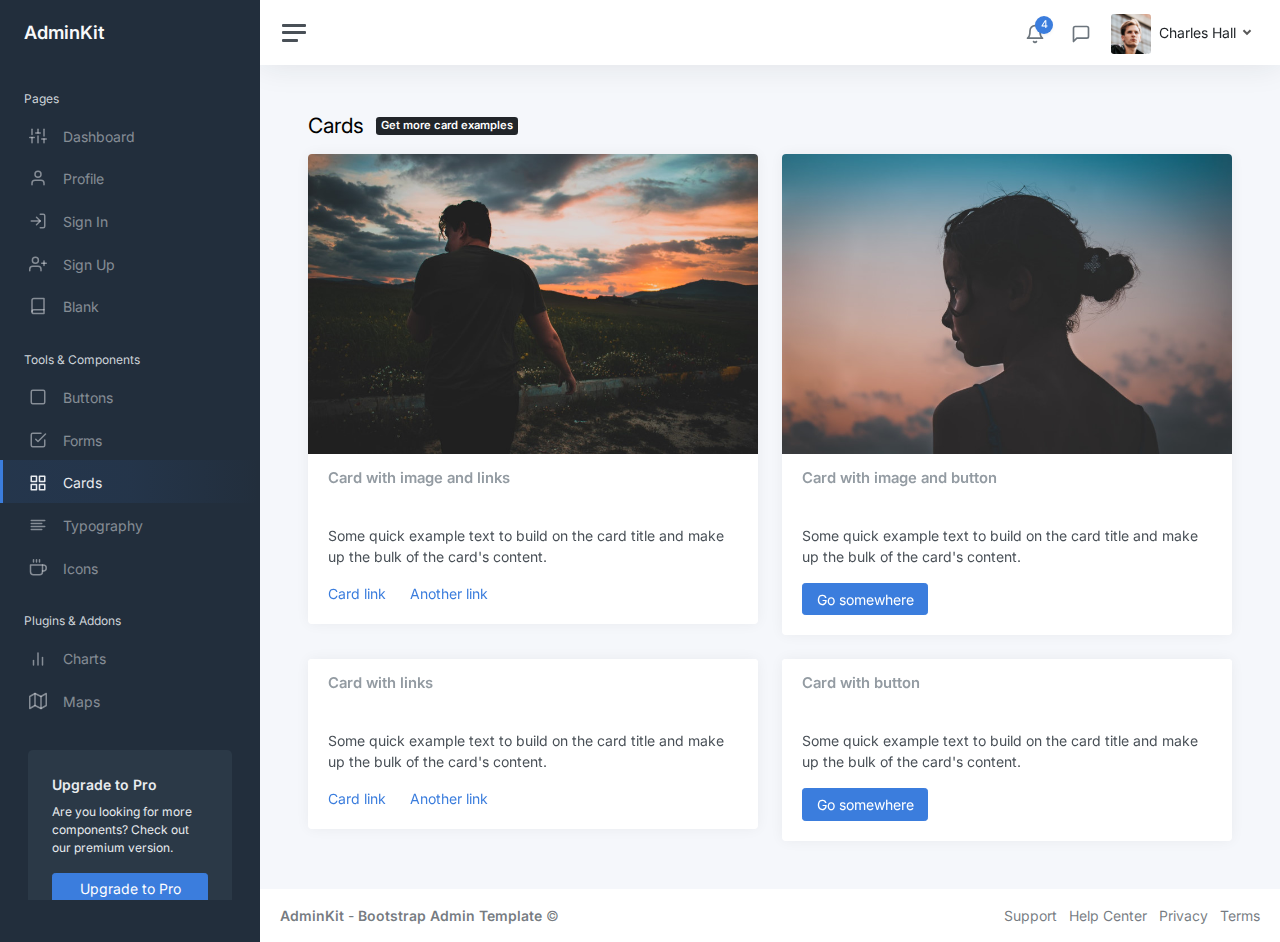
<file: static/ui-cards.html>
<!DOCTYPE html>
<html lang="en">

<head>
	<meta charset="utf-8">
	<meta http-equiv="X-UA-Compatible" content="IE=edge">
	<meta name="viewport" content="width=device-width, initial-scale=1, shrink-to-fit=no">
	<meta name="description" content="Responsive Admin &amp; Dashboard Template based on Bootstrap 5">
	<meta name="author" content="AdminKit">
	<meta name="keywords" content="adminkit, bootstrap, bootstrap 5, admin, dashboard, template, responsive, css, sass, html, theme, front-end, ui kit, web">

	<link rel="preconnect" href="https://fonts.gstatic.com">
	<link rel="shortcut icon" href="img/icons/icon-48x48.png" />

	<link rel="canonical" href="https://demo-basic.adminkit.io/ui-cards.html" />

	<title>Cards | AdminKit Demo</title>

	<link href="css/app.css" rel="stylesheet">
	<link href="https://fonts.googleapis.com/css2?family=Inter:wght@300;400;600&display=swap" rel="stylesheet">
</head>

<body>
	<div class="wrapper">
		<nav id="sidebar" class="sidebar js-sidebar">
			<div class="sidebar-content js-simplebar">
				<a class="sidebar-brand" href="index.html">
          <span class="align-middle">AdminKit</span>
        </a>

				<ul class="sidebar-nav">
					<li class="sidebar-header">
						Pages
					</li>

					<li class="sidebar-item">
						<a class="sidebar-link" href="index.html">
              <i class="align-middle" data-feather="sliders"></i> <span class="align-middle">Dashboard</span>
            </a>
					</li>

					<li class="sidebar-item">
						<a class="sidebar-link" href="pages-profile.html">
              <i class="align-middle" data-feather="user"></i> <span class="align-middle">Profile</span>
            </a>
					</li>

					<li class="sidebar-item">
						<a class="sidebar-link" href="pages-sign-in.html">
              <i class="align-middle" data-feather="log-in"></i> <span class="align-middle">Sign In</span>
            </a>
					</li>

					<li class="sidebar-item">
						<a class="sidebar-link" href="pages-sign-up.html">
              <i class="align-middle" data-feather="user-plus"></i> <span class="align-middle">Sign Up</span>
            </a>
					</li>

					<li class="sidebar-item">
						<a class="sidebar-link" href="pages-blank.html">
              <i class="align-middle" data-feather="book"></i> <span class="align-middle">Blank</span>
            </a>
					</li>

					<li class="sidebar-header">
						Tools & Components
					</li>

					<li class="sidebar-item">
						<a class="sidebar-link" href="ui-buttons.html">
              <i class="align-middle" data-feather="square"></i> <span class="align-middle">Buttons</span>
            </a>
					</li>

					<li class="sidebar-item">
						<a class="sidebar-link" href="ui-forms.html">
              <i class="align-middle" data-feather="check-square"></i> <span class="align-middle">Forms</span>
            </a>
					</li>

					<li class="sidebar-item active">
						<a class="sidebar-link" href="ui-cards.html">
              <i class="align-middle" data-feather="grid"></i> <span class="align-middle">Cards</span>
            </a>
					</li>

					<li class="sidebar-item">
						<a class="sidebar-link" href="ui-typography.html">
              <i class="align-middle" data-feather="align-left"></i> <span class="align-middle">Typography</span>
            </a>
					</li>

					<li class="sidebar-item">
						<a class="sidebar-link" href="icons-feather.html">
              <i class="align-middle" data-feather="coffee"></i> <span class="align-middle">Icons</span>
            </a>
					</li>

					<li class="sidebar-header">
						Plugins & Addons
					</li>

					<li class="sidebar-item">
						<a class="sidebar-link" href="charts-chartjs.html">
              <i class="align-middle" data-feather="bar-chart-2"></i> <span class="align-middle">Charts</span>
            </a>
					</li>

					<li class="sidebar-item">
						<a class="sidebar-link" href="maps-google.html">
              <i class="align-middle" data-feather="map"></i> <span class="align-middle">Maps</span>
            </a>
					</li>
				</ul>

				<div class="sidebar-cta">
					<div class="sidebar-cta-content">
						<strong class="d-inline-block mb-2">Upgrade to Pro</strong>
						<div class="mb-3 text-sm">
							Are you looking for more components? Check out our premium version.
						</div>
						<div class="d-grid">
							<a href="upgrade-to-pro.html" class="btn btn-primary">Upgrade to Pro</a>
						</div>
					</div>
				</div>
			</div>
		</nav>

		<div class="main">
			<nav class="navbar navbar-expand navbar-light navbar-bg">
				<a class="sidebar-toggle js-sidebar-toggle">
          <i class="hamburger align-self-center"></i>
        </a>

				<div class="navbar-collapse collapse">
					<ul class="navbar-nav navbar-align">
						<li class="nav-item dropdown">
							<a class="nav-icon dropdown-toggle" href="#" id="alertsDropdown" data-bs-toggle="dropdown">
								<div class="position-relative">
									<i class="align-middle" data-feather="bell"></i>
									<span class="indicator">4</span>
								</div>
							</a>
							<div class="dropdown-menu dropdown-menu-lg dropdown-menu-end py-0" aria-labelledby="alertsDropdown">
								<div class="dropdown-menu-header">
									4 New Notifications
								</div>
								<div class="list-group">
									<a href="#" class="list-group-item">
										<div class="row g-0 align-items-center">
											<div class="col-2">
												<i class="text-danger" data-feather="alert-circle"></i>
											</div>
											<div class="col-10">
												<div class="text-dark">Update completed</div>
												<div class="text-muted small mt-1">Restart server 12 to complete the update.</div>
												<div class="text-muted small mt-1">30m ago</div>
											</div>
										</div>
									</a>
									<a href="#" class="list-group-item">
										<div class="row g-0 align-items-center">
											<div class="col-2">
												<i class="text-warning" data-feather="bell"></i>
											</div>
											<div class="col-10">
												<div class="text-dark">Lorem ipsum</div>
												<div class="text-muted small mt-1">Aliquam ex eros, imperdiet vulputate hendrerit et.</div>
												<div class="text-muted small mt-1">2h ago</div>
											</div>
										</div>
									</a>
									<a href="#" class="list-group-item">
										<div class="row g-0 align-items-center">
											<div class="col-2">
												<i class="text-primary" data-feather="home"></i>
											</div>
											<div class="col-10">
												<div class="text-dark">Login from 192.186.1.8</div>
												<div class="text-muted small mt-1">5h ago</div>
											</div>
										</div>
									</a>
									<a href="#" class="list-group-item">
										<div class="row g-0 align-items-center">
											<div class="col-2">
												<i class="text-success" data-feather="user-plus"></i>
											</div>
											<div class="col-10">
												<div class="text-dark">New connection</div>
												<div class="text-muted small mt-1">Christina accepted your request.</div>
												<div class="text-muted small mt-1">14h ago</div>
											</div>
										</div>
									</a>
								</div>
								<div class="dropdown-menu-footer">
									<a href="#" class="text-muted">Show all notifications</a>
								</div>
							</div>
						</li>
						<li class="nav-item dropdown">
							<a class="nav-icon dropdown-toggle" href="#" id="messagesDropdown" data-bs-toggle="dropdown">
								<div class="position-relative">
									<i class="align-middle" data-feather="message-square"></i>
								</div>
							</a>
							<div class="dropdown-menu dropdown-menu-lg dropdown-menu-end py-0" aria-labelledby="messagesDropdown">
								<div class="dropdown-menu-header">
									<div class="position-relative">
										4 New Messages
									</div>
								</div>
								<div class="list-group">
									<a href="#" class="list-group-item">
										<div class="row g-0 align-items-center">
											<div class="col-2">
												<img src="img/avatars/avatar-5.jpg" class="avatar img-fluid rounded-circle" alt="Vanessa Tucker">
											</div>
											<div class="col-10 ps-2">
												<div class="text-dark">Vanessa Tucker</div>
												<div class="text-muted small mt-1">Nam pretium turpis et arcu. Duis arcu tortor.</div>
												<div class="text-muted small mt-1">15m ago</div>
											</div>
										</div>
									</a>
									<a href="#" class="list-group-item">
										<div class="row g-0 align-items-center">
											<div class="col-2">
												<img src="img/avatars/avatar-2.jpg" class="avatar img-fluid rounded-circle" alt="William Harris">
											</div>
											<div class="col-10 ps-2">
												<div class="text-dark">William Harris</div>
												<div class="text-muted small mt-1">Curabitur ligula sapien euismod vitae.</div>
												<div class="text-muted small mt-1">2h ago</div>
											</div>
										</div>
									</a>
									<a href="#" class="list-group-item">
										<div class="row g-0 align-items-center">
											<div class="col-2">
												<img src="img/avatars/avatar-4.jpg" class="avatar img-fluid rounded-circle" alt="Christina Mason">
											</div>
											<div class="col-10 ps-2">
												<div class="text-dark">Christina Mason</div>
												<div class="text-muted small mt-1">Pellentesque auctor neque nec urna.</div>
												<div class="text-muted small mt-1">4h ago</div>
											</div>
										</div>
									</a>
									<a href="#" class="list-group-item">
										<div class="row g-0 align-items-center">
											<div class="col-2">
												<img src="img/avatars/avatar-3.jpg" class="avatar img-fluid rounded-circle" alt="Sharon Lessman">
											</div>
											<div class="col-10 ps-2">
												<div class="text-dark">Sharon Lessman</div>
												<div class="text-muted small mt-1">Aenean tellus metus, bibendum sed, posuere ac, mattis non.</div>
												<div class="text-muted small mt-1">5h ago</div>
											</div>
										</div>
									</a>
								</div>
								<div class="dropdown-menu-footer">
									<a href="#" class="text-muted">Show all messages</a>
								</div>
							</div>
						</li>
						<li class="nav-item dropdown">
							<a class="nav-icon dropdown-toggle d-inline-block d-sm-none" href="#" data-bs-toggle="dropdown">
                <i class="align-middle" data-feather="settings"></i>
              </a>

							<a class="nav-link dropdown-toggle d-none d-sm-inline-block" href="#" data-bs-toggle="dropdown">
                <img src="img/avatars/avatar.jpg" class="avatar img-fluid rounded me-1" alt="Charles Hall" /> <span class="text-dark">Charles Hall</span>
              </a>
							<div class="dropdown-menu dropdown-menu-end">
								<a class="dropdown-item" href="pages-profile.html"><i class="align-middle me-1" data-feather="user"></i> Profile</a>
								<a class="dropdown-item" href="#"><i class="align-middle me-1" data-feather="pie-chart"></i> Analytics</a>
								<div class="dropdown-divider"></div>
								<a class="dropdown-item" href="index.html"><i class="align-middle me-1" data-feather="settings"></i> Settings & Privacy</a>
								<a class="dropdown-item" href="#"><i class="align-middle me-1" data-feather="help-circle"></i> Help Center</a>
								<div class="dropdown-divider"></div>
								<a class="dropdown-item" href="#">Log out</a>
							</div>
						</li>
					</ul>
				</div>
			</nav>

			<main class="content">
				<div class="container-fluid p-0">

					<div class="mb-3">
						<h1 class="h3 d-inline align-middle">Cards</h1>
						<a class="badge bg-dark text-white ms-2" href="upgrade-to-pro.html">
      Get more card examples
  </a>
					</div>
					<div class="row">
						<div class="col-12 col-md-6">
							<div class="card">
								<img class="card-img-top" src="img/photos/unsplash-1.jpg" alt="Unsplash">
								<div class="card-header">
									<h5 class="card-title mb-0">Card with image and links</h5>
								</div>
								<div class="card-body">
									<p class="card-text">Some quick example text to build on the card title and make up the bulk of the card's content.</p>
									<a href="#" class="card-link">Card link</a>
									<a href="#" class="card-link">Another link</a>
								</div>
							</div>
						</div>

						<div class="col-12 col-md-6">
							<div class="card">
								<img class="card-img-top" src="img/photos/unsplash-2.jpg" alt="Unsplash">
								<div class="card-header">
									<h5 class="card-title mb-0">Card with image and button</h5>
								</div>
								<div class="card-body">
									<p class="card-text">Some quick example text to build on the card title and make up the bulk of the card's content.</p>
									<a href="#" class="btn btn-primary">Go somewhere</a>
								</div>
							</div>
						</div>

						<div class="col-12 col-md-6">
							<div class="card">
								<div class="card-header">
									<h5 class="card-title mb-0">Card with links</h5>
								</div>
								<div class="card-body">
									<p class="card-text">Some quick example text to build on the card title and make up the bulk of the card's content.</p>
									<a href="#" class="card-link">Card link</a>
									<a href="#" class="card-link">Another link</a>
								</div>
							</div>
						</div>

						<div class="col-12 col-md-6">
							<div class="card">
								<div class="card-header">
									<h5 class="card-title mb-0">Card with button</h5>
								</div>
								<div class="card-body">
									<p class="card-text">Some quick example text to build on the card title and make up the bulk of the card's content.</p>
									<a href="#" class="btn btn-primary">Go somewhere</a>
								</div>
							</div>
						</div>
					</div>

				</div>
			</main>

			<footer class="footer">
				<div class="container-fluid">
					<div class="row text-muted">
						<div class="col-6 text-start">
							<p class="mb-0">
								<a class="text-muted" href="https://adminkit.io/" target="_blank"><strong>AdminKit</strong></a> - <a class="text-muted" href="https://adminkit.io/" target="_blank"><strong>Bootstrap Admin Template</strong></a>								&copy;
							</p>
						</div>
						<div class="col-6 text-end">
							<ul class="list-inline">
								<li class="list-inline-item">
									<a class="text-muted" href="https://adminkit.io/" target="_blank">Support</a>
								</li>
								<li class="list-inline-item">
									<a class="text-muted" href="https://adminkit.io/" target="_blank">Help Center</a>
								</li>
								<li class="list-inline-item">
									<a class="text-muted" href="https://adminkit.io/" target="_blank">Privacy</a>
								</li>
								<li class="list-inline-item">
									<a class="text-muted" href="https://adminkit.io/" target="_blank">Terms</a>
								</li>
							</ul>
						</div>
					</div>
				</div>
			</footer>
		</div>
	</div>

	<script src="js/app.js"></script>

</body>

</html>
</file>
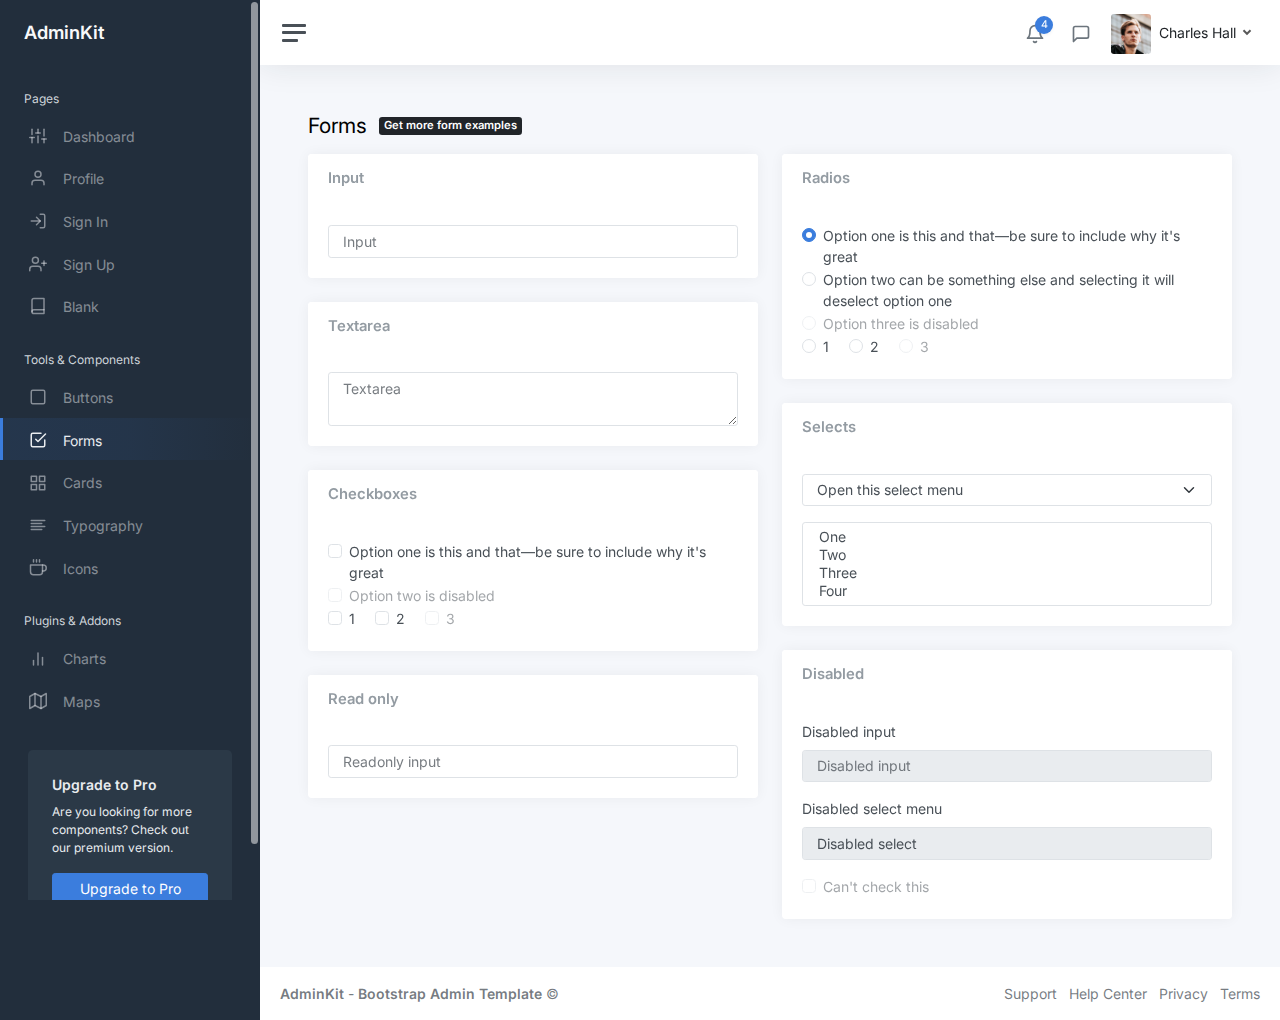
<file: static/ui-forms.html>
<!DOCTYPE html>
<html lang="en">

<head>
	<meta charset="utf-8">
	<meta http-equiv="X-UA-Compatible" content="IE=edge">
	<meta name="viewport" content="width=device-width, initial-scale=1, shrink-to-fit=no">
	<meta name="description" content="Responsive Admin &amp; Dashboard Template based on Bootstrap 5">
	<meta name="author" content="AdminKit">
	<meta name="keywords" content="adminkit, bootstrap, bootstrap 5, admin, dashboard, template, responsive, css, sass, html, theme, front-end, ui kit, web">

	<link rel="preconnect" href="https://fonts.gstatic.com">
	<link rel="shortcut icon" href="img/icons/icon-48x48.png" />

	<link rel="canonical" href="https://demo-basic.adminkit.io/ui-forms.html" />

	<title>Forms | AdminKit Demo</title>

	<link href="css/app.css" rel="stylesheet">
	<link href="https://fonts.googleapis.com/css2?family=Inter:wght@300;400;600&display=swap" rel="stylesheet">
</head>

<body>
	<div class="wrapper">
		<nav id="sidebar" class="sidebar js-sidebar">
			<div class="sidebar-content js-simplebar">
				<a class="sidebar-brand" href="index.html">
          <span class="align-middle">AdminKit</span>
        </a>

				<ul class="sidebar-nav">
					<li class="sidebar-header">
						Pages
					</li>

					<li class="sidebar-item">
						<a class="sidebar-link" href="index.html">
              <i class="align-middle" data-feather="sliders"></i> <span class="align-middle">Dashboard</span>
            </a>
					</li>

					<li class="sidebar-item">
						<a class="sidebar-link" href="pages-profile.html">
              <i class="align-middle" data-feather="user"></i> <span class="align-middle">Profile</span>
            </a>
					</li>

					<li class="sidebar-item">
						<a class="sidebar-link" href="pages-sign-in.html">
              <i class="align-middle" data-feather="log-in"></i> <span class="align-middle">Sign In</span>
            </a>
					</li>

					<li class="sidebar-item">
						<a class="sidebar-link" href="pages-sign-up.html">
              <i class="align-middle" data-feather="user-plus"></i> <span class="align-middle">Sign Up</span>
            </a>
					</li>

					<li class="sidebar-item">
						<a class="sidebar-link" href="pages-blank.html">
              <i class="align-middle" data-feather="book"></i> <span class="align-middle">Blank</span>
            </a>
					</li>

					<li class="sidebar-header">
						Tools & Components
					</li>

					<li class="sidebar-item">
						<a class="sidebar-link" href="ui-buttons.html">
              <i class="align-middle" data-feather="square"></i> <span class="align-middle">Buttons</span>
            </a>
					</li>

					<li class="sidebar-item active">
						<a class="sidebar-link" href="ui-forms.html">
              <i class="align-middle" data-feather="check-square"></i> <span class="align-middle">Forms</span>
            </a>
					</li>

					<li class="sidebar-item">
						<a class="sidebar-link" href="ui-cards.html">
              <i class="align-middle" data-feather="grid"></i> <span class="align-middle">Cards</span>
            </a>
					</li>

					<li class="sidebar-item">
						<a class="sidebar-link" href="ui-typography.html">
              <i class="align-middle" data-feather="align-left"></i> <span class="align-middle">Typography</span>
            </a>
					</li>

					<li class="sidebar-item">
						<a class="sidebar-link" href="icons-feather.html">
              <i class="align-middle" data-feather="coffee"></i> <span class="align-middle">Icons</span>
            </a>
					</li>

					<li class="sidebar-header">
						Plugins & Addons
					</li>

					<li class="sidebar-item">
						<a class="sidebar-link" href="charts-chartjs.html">
              <i class="align-middle" data-feather="bar-chart-2"></i> <span class="align-middle">Charts</span>
            </a>
					</li>

					<li class="sidebar-item">
						<a class="sidebar-link" href="maps-google.html">
              <i class="align-middle" data-feather="map"></i> <span class="align-middle">Maps</span>
            </a>
					</li>
				</ul>

				<div class="sidebar-cta">
					<div class="sidebar-cta-content">
						<strong class="d-inline-block mb-2">Upgrade to Pro</strong>
						<div class="mb-3 text-sm">
							Are you looking for more components? Check out our premium version.
						</div>
						<div class="d-grid">
							<a href="upgrade-to-pro.html" class="btn btn-primary">Upgrade to Pro</a>
						</div>
					</div>
				</div>
			</div>
		</nav>

		<div class="main">
			<nav class="navbar navbar-expand navbar-light navbar-bg">
				<a class="sidebar-toggle js-sidebar-toggle">
          <i class="hamburger align-self-center"></i>
        </a>

				<div class="navbar-collapse collapse">
					<ul class="navbar-nav navbar-align">
						<li class="nav-item dropdown">
							<a class="nav-icon dropdown-toggle" href="#" id="alertsDropdown" data-bs-toggle="dropdown">
								<div class="position-relative">
									<i class="align-middle" data-feather="bell"></i>
									<span class="indicator">4</span>
								</div>
							</a>
							<div class="dropdown-menu dropdown-menu-lg dropdown-menu-end py-0" aria-labelledby="alertsDropdown">
								<div class="dropdown-menu-header">
									4 New Notifications
								</div>
								<div class="list-group">
									<a href="#" class="list-group-item">
										<div class="row g-0 align-items-center">
											<div class="col-2">
												<i class="text-danger" data-feather="alert-circle"></i>
											</div>
											<div class="col-10">
												<div class="text-dark">Update completed</div>
												<div class="text-muted small mt-1">Restart server 12 to complete the update.</div>
												<div class="text-muted small mt-1">30m ago</div>
											</div>
										</div>
									</a>
									<a href="#" class="list-group-item">
										<div class="row g-0 align-items-center">
											<div class="col-2">
												<i class="text-warning" data-feather="bell"></i>
											</div>
											<div class="col-10">
												<div class="text-dark">Lorem ipsum</div>
												<div class="text-muted small mt-1">Aliquam ex eros, imperdiet vulputate hendrerit et.</div>
												<div class="text-muted small mt-1">2h ago</div>
											</div>
										</div>
									</a>
									<a href="#" class="list-group-item">
										<div class="row g-0 align-items-center">
											<div class="col-2">
												<i class="text-primary" data-feather="home"></i>
											</div>
											<div class="col-10">
												<div class="text-dark">Login from 192.186.1.8</div>
												<div class="text-muted small mt-1">5h ago</div>
											</div>
										</div>
									</a>
									<a href="#" class="list-group-item">
										<div class="row g-0 align-items-center">
											<div class="col-2">
												<i class="text-success" data-feather="user-plus"></i>
											</div>
											<div class="col-10">
												<div class="text-dark">New connection</div>
												<div class="text-muted small mt-1">Christina accepted your request.</div>
												<div class="text-muted small mt-1">14h ago</div>
											</div>
										</div>
									</a>
								</div>
								<div class="dropdown-menu-footer">
									<a href="#" class="text-muted">Show all notifications</a>
								</div>
							</div>
						</li>
						<li class="nav-item dropdown">
							<a class="nav-icon dropdown-toggle" href="#" id="messagesDropdown" data-bs-toggle="dropdown">
								<div class="position-relative">
									<i class="align-middle" data-feather="message-square"></i>
								</div>
							</a>
							<div class="dropdown-menu dropdown-menu-lg dropdown-menu-end py-0" aria-labelledby="messagesDropdown">
								<div class="dropdown-menu-header">
									<div class="position-relative">
										4 New Messages
									</div>
								</div>
								<div class="list-group">
									<a href="#" class="list-group-item">
										<div class="row g-0 align-items-center">
											<div class="col-2">
												<img src="img/avatars/avatar-5.jpg" class="avatar img-fluid rounded-circle" alt="Vanessa Tucker">
											</div>
											<div class="col-10 ps-2">
												<div class="text-dark">Vanessa Tucker</div>
												<div class="text-muted small mt-1">Nam pretium turpis et arcu. Duis arcu tortor.</div>
												<div class="text-muted small mt-1">15m ago</div>
											</div>
										</div>
									</a>
									<a href="#" class="list-group-item">
										<div class="row g-0 align-items-center">
											<div class="col-2">
												<img src="img/avatars/avatar-2.jpg" class="avatar img-fluid rounded-circle" alt="William Harris">
											</div>
											<div class="col-10 ps-2">
												<div class="text-dark">William Harris</div>
												<div class="text-muted small mt-1">Curabitur ligula sapien euismod vitae.</div>
												<div class="text-muted small mt-1">2h ago</div>
											</div>
										</div>
									</a>
									<a href="#" class="list-group-item">
										<div class="row g-0 align-items-center">
											<div class="col-2">
												<img src="img/avatars/avatar-4.jpg" class="avatar img-fluid rounded-circle" alt="Christina Mason">
											</div>
											<div class="col-10 ps-2">
												<div class="text-dark">Christina Mason</div>
												<div class="text-muted small mt-1">Pellentesque auctor neque nec urna.</div>
												<div class="text-muted small mt-1">4h ago</div>
											</div>
										</div>
									</a>
									<a href="#" class="list-group-item">
										<div class="row g-0 align-items-center">
											<div class="col-2">
												<img src="img/avatars/avatar-3.jpg" class="avatar img-fluid rounded-circle" alt="Sharon Lessman">
											</div>
											<div class="col-10 ps-2">
												<div class="text-dark">Sharon Lessman</div>
												<div class="text-muted small mt-1">Aenean tellus metus, bibendum sed, posuere ac, mattis non.</div>
												<div class="text-muted small mt-1">5h ago</div>
											</div>
										</div>
									</a>
								</div>
								<div class="dropdown-menu-footer">
									<a href="#" class="text-muted">Show all messages</a>
								</div>
							</div>
						</li>
						<li class="nav-item dropdown">
							<a class="nav-icon dropdown-toggle d-inline-block d-sm-none" href="#" data-bs-toggle="dropdown">
                <i class="align-middle" data-feather="settings"></i>
              </a>

							<a class="nav-link dropdown-toggle d-none d-sm-inline-block" href="#" data-bs-toggle="dropdown">
                <img src="img/avatars/avatar.jpg" class="avatar img-fluid rounded me-1" alt="Charles Hall" /> <span class="text-dark">Charles Hall</span>
              </a>
							<div class="dropdown-menu dropdown-menu-end">
								<a class="dropdown-item" href="pages-profile.html"><i class="align-middle me-1" data-feather="user"></i> Profile</a>
								<a class="dropdown-item" href="#"><i class="align-middle me-1" data-feather="pie-chart"></i> Analytics</a>
								<div class="dropdown-divider"></div>
								<a class="dropdown-item" href="index.html"><i class="align-middle me-1" data-feather="settings"></i> Settings & Privacy</a>
								<a class="dropdown-item" href="#"><i class="align-middle me-1" data-feather="help-circle"></i> Help Center</a>
								<div class="dropdown-divider"></div>
								<a class="dropdown-item" href="#">Log out</a>
							</div>
						</li>
					</ul>
				</div>
			</nav>

			<main class="content">
				<div class="container-fluid p-0">

					<div class="mb-3">
						<h1 class="h3 d-inline align-middle">Forms</h1>
						<a class="badge bg-dark text-white ms-2" href="upgrade-to-pro.html">
      Get more form examples
  </a>
					</div>
					<div class="row">
						<div class="col-12 col-lg-6">
							<div class="card">
								<div class="card-header">
									<h5 class="card-title mb-0">Input</h5>
								</div>
								<div class="card-body">
									<input type="text" class="form-control" placeholder="Input">
								</div>
							</div>

							<div class="card">
								<div class="card-header">
									<h5 class="card-title mb-0">Textarea</h5>
								</div>
								<div class="card-body">
									<textarea class="form-control" rows="2" placeholder="Textarea"></textarea>
								</div>
							</div>

							<div class="card">
								<div class="card-header">
									<h5 class="card-title mb-0">Checkboxes</h5>
								</div>
								<div class="card-body">
									<div>
										<label class="form-check">
            <input class="form-check-input" type="checkbox" value="">
            <span class="form-check-label">
              Option one is this and that&mdash;be sure to include why it's great
            </span>
          </label>
										<label class="form-check">
            <input class="form-check-input" type="checkbox" value="" disabled>
            <span class="form-check-label">
              Option two is disabled
            </span>
          </label>
									</div>
									<div>
										<label class="form-check form-check-inline">
            <input class="form-check-input" type="checkbox" value="option1">
            <span class="form-check-label">
              1
            </span>
          </label>
										<label class="form-check form-check-inline">
            <input class="form-check-input" type="checkbox" value="option2">
            <span class="form-check-label">
              2
            </span>
          </label>
										<label class="form-check form-check-inline">
            <input class="form-check-input" type="checkbox" value="option3" disabled>
            <span class="form-check-label">
              3
            </span>
          </label>
									</div>
								</div>
							</div>

							<div class="card">
								<div class="card-header">
									<h5 class="card-title mb-0">Read only</h5>
								</div>
								<div class="card-body">
									<input class="form-control" type="text" placeholder="Readonly input" readonly>
								</div>
							</div>
						</div>

						<div class="col-12 col-lg-6">
							<div class="card">
								<div class="card-header">
									<h5 class="card-title mb-0">Radios</h5>
								</div>
								<div class="card-body">
									<div>
										<label class="form-check">
            <input class="form-check-input" type="radio" value="option1" name="radios-example" checked>
            <span class="form-check-label">
              Option one is this and that&mdash;be sure to include why it's great
            </span>
          </label>
										<label class="form-check">
            <input class="form-check-input" type="radio" value="option2" name="radios-example">
            <span class="form-check-label">
              Option two can be something else and selecting it will deselect option one
            </span>
          </label>
										<label class="form-check">
            <input class="form-check-input" type="radio" value="option3" name="radios-example" disabled>
            <span class="form-check-label">
              Option three is disabled
            </span>
          </label>
									</div>
									<div>
										<label class="form-check form-check-inline">
            <input class="form-check-input" type="radio" name="inline-radios-example" value="option1">
            <span class="form-check-label">
              1
            </span>
          </label>
										<label class="form-check form-check-inline">
            <input class="form-check-input" type="radio" name="inline-radios-example" value="option2">
            <span class="form-check-label">
              2
            </span>
          </label>
										<label class="form-check form-check-inline">
            <input class="form-check-input" type="radio" name="inline-radios-example" value="option3" disabled>
            <span class="form-check-label">
              3
            </span>
          </label>
									</div>
								</div>
							</div>

							<div class="card">
								<div class="card-header">
									<h5 class="card-title mb-0">Selects</h5>
								</div>
								<div class="card-body">
									<select class="form-select mb-3">
          <option selected>Open this select menu</option>
          <option>One</option>
          <option>Two</option>
          <option>Three</option>
        </select>

									<select multiple class="form-control">
          <option>One</option>
          <option>Two</option>
          <option>Three</option>
          <option>Four</option>
        </select>
								</div>
							</div>

							<div class="card">
								<div class="card-header">
									<h5 class="card-title mb-0">Disabled</h5>
								</div>
								<div class="card-body">
									<div class="mb-3">
										<label class="form-label">Disabled input</label>
										<input type="text" class="form-control" placeholder="Disabled input" disabled>
									</div>
									<div class="mb-3">
										<label class="form-label">Disabled select menu</label>
										<select class="form-control" disabled>
            <option>Disabled select</option>
          </select>
									</div>
									<label class="form-check">
          <input class="form-check-input" type="checkbox" value="" disabled>
          <span class="form-check-label">
            Can't check this
          </span>
        </label>
								</div>
							</div>
						</div>
					</div>

				</div>
			</main>

			<footer class="footer">
				<div class="container-fluid">
					<div class="row text-muted">
						<div class="col-6 text-start">
							<p class="mb-0">
								<a class="text-muted" href="https://adminkit.io/" target="_blank"><strong>AdminKit</strong></a> - <a class="text-muted" href="https://adminkit.io/" target="_blank"><strong>Bootstrap Admin Template</strong></a>								&copy;
							</p>
						</div>
						<div class="col-6 text-end">
							<ul class="list-inline">
								<li class="list-inline-item">
									<a class="text-muted" href="https://adminkit.io/" target="_blank">Support</a>
								</li>
								<li class="list-inline-item">
									<a class="text-muted" href="https://adminkit.io/" target="_blank">Help Center</a>
								</li>
								<li class="list-inline-item">
									<a class="text-muted" href="https://adminkit.io/" target="_blank">Privacy</a>
								</li>
								<li class="list-inline-item">
									<a class="text-muted" href="https://adminkit.io/" target="_blank">Terms</a>
								</li>
							</ul>
						</div>
					</div>
				</div>
			</footer>
		</div>
	</div>

	<script src="js/app.js"></script>

</body>

</html>
</file>
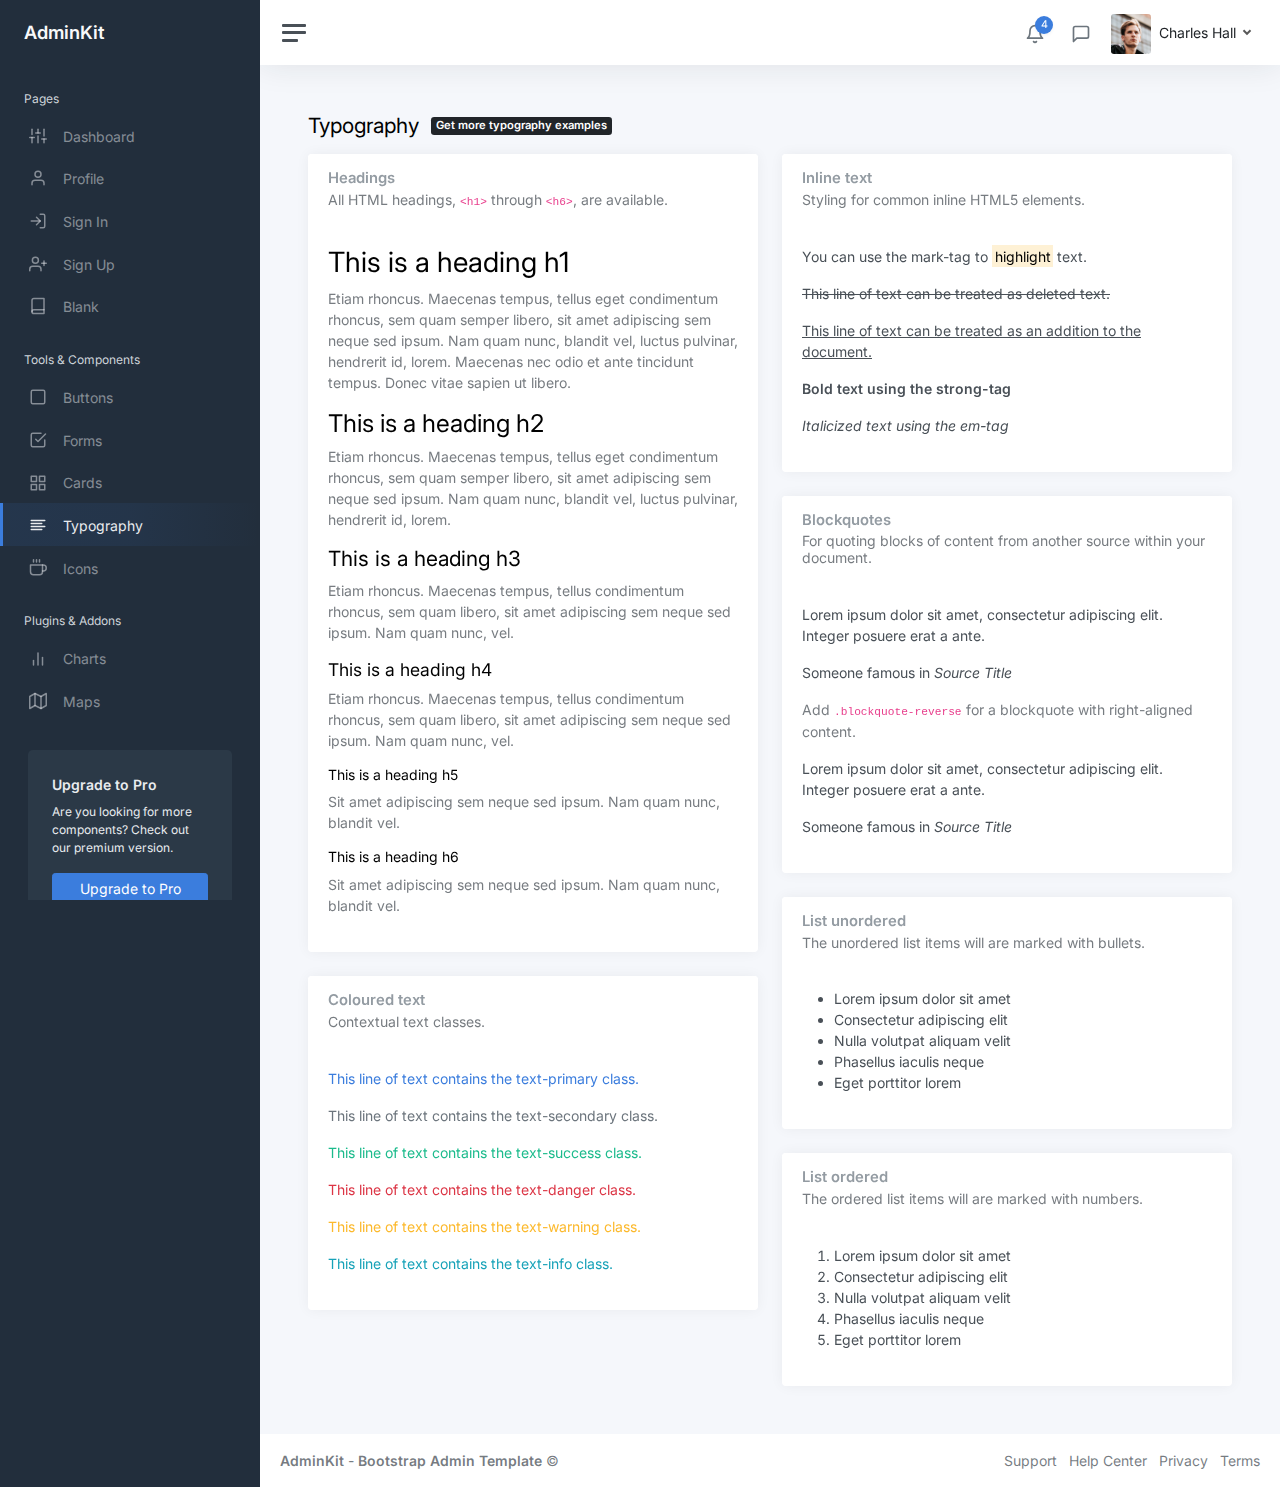
<file: static/ui-typography.html>
<!DOCTYPE html>
<html lang="en">

<head>
	<meta charset="utf-8">
	<meta http-equiv="X-UA-Compatible" content="IE=edge">
	<meta name="viewport" content="width=device-width, initial-scale=1, shrink-to-fit=no">
	<meta name="description" content="Responsive Admin &amp; Dashboard Template based on Bootstrap 5">
	<meta name="author" content="AdminKit">
	<meta name="keywords" content="adminkit, bootstrap, bootstrap 5, admin, dashboard, template, responsive, css, sass, html, theme, front-end, ui kit, web">

	<link rel="preconnect" href="https://fonts.gstatic.com">
	<link rel="shortcut icon" href="img/icons/icon-48x48.png" />

	<link rel="canonical" href="https://demo-basic.adminkit.io/ui-typography.html" />

	<title>Typography | AdminKit Demo</title>

	<link href="css/app.css" rel="stylesheet">
	<link href="https://fonts.googleapis.com/css2?family=Inter:wght@300;400;600&display=swap" rel="stylesheet">
</head>

<body>
	<div class="wrapper">
		<nav id="sidebar" class="sidebar js-sidebar">
			<div class="sidebar-content js-simplebar">
				<a class="sidebar-brand" href="index.html">
          <span class="align-middle">AdminKit</span>
        </a>

				<ul class="sidebar-nav">
					<li class="sidebar-header">
						Pages
					</li>

					<li class="sidebar-item">
						<a class="sidebar-link" href="index.html">
              <i class="align-middle" data-feather="sliders"></i> <span class="align-middle">Dashboard</span>
            </a>
					</li>

					<li class="sidebar-item">
						<a class="sidebar-link" href="pages-profile.html">
              <i class="align-middle" data-feather="user"></i> <span class="align-middle">Profile</span>
            </a>
					</li>

					<li class="sidebar-item">
						<a class="sidebar-link" href="pages-sign-in.html">
              <i class="align-middle" data-feather="log-in"></i> <span class="align-middle">Sign In</span>
            </a>
					</li>

					<li class="sidebar-item">
						<a class="sidebar-link" href="pages-sign-up.html">
              <i class="align-middle" data-feather="user-plus"></i> <span class="align-middle">Sign Up</span>
            </a>
					</li>

					<li class="sidebar-item">
						<a class="sidebar-link" href="pages-blank.html">
              <i class="align-middle" data-feather="book"></i> <span class="align-middle">Blank</span>
            </a>
					</li>

					<li class="sidebar-header">
						Tools & Components
					</li>

					<li class="sidebar-item">
						<a class="sidebar-link" href="ui-buttons.html">
              <i class="align-middle" data-feather="square"></i> <span class="align-middle">Buttons</span>
            </a>
					</li>

					<li class="sidebar-item">
						<a class="sidebar-link" href="ui-forms.html">
              <i class="align-middle" data-feather="check-square"></i> <span class="align-middle">Forms</span>
            </a>
					</li>

					<li class="sidebar-item">
						<a class="sidebar-link" href="ui-cards.html">
              <i class="align-middle" data-feather="grid"></i> <span class="align-middle">Cards</span>
            </a>
					</li>

					<li class="sidebar-item active">
						<a class="sidebar-link" href="ui-typography.html">
              <i class="align-middle" data-feather="align-left"></i> <span class="align-middle">Typography</span>
            </a>
					</li>

					<li class="sidebar-item">
						<a class="sidebar-link" href="icons-feather.html">
              <i class="align-middle" data-feather="coffee"></i> <span class="align-middle">Icons</span>
            </a>
					</li>

					<li class="sidebar-header">
						Plugins & Addons
					</li>

					<li class="sidebar-item">
						<a class="sidebar-link" href="charts-chartjs.html">
              <i class="align-middle" data-feather="bar-chart-2"></i> <span class="align-middle">Charts</span>
            </a>
					</li>

					<li class="sidebar-item">
						<a class="sidebar-link" href="maps-google.html">
              <i class="align-middle" data-feather="map"></i> <span class="align-middle">Maps</span>
            </a>
					</li>
				</ul>

				<div class="sidebar-cta">
					<div class="sidebar-cta-content">
						<strong class="d-inline-block mb-2">Upgrade to Pro</strong>
						<div class="mb-3 text-sm">
							Are you looking for more components? Check out our premium version.
						</div>
						<div class="d-grid">
							<a href="upgrade-to-pro.html" class="btn btn-primary">Upgrade to Pro</a>
						</div>
					</div>
				</div>
			</div>
		</nav>

		<div class="main">
			<nav class="navbar navbar-expand navbar-light navbar-bg">
				<a class="sidebar-toggle js-sidebar-toggle">
          <i class="hamburger align-self-center"></i>
        </a>

				<div class="navbar-collapse collapse">
					<ul class="navbar-nav navbar-align">
						<li class="nav-item dropdown">
							<a class="nav-icon dropdown-toggle" href="#" id="alertsDropdown" data-bs-toggle="dropdown">
								<div class="position-relative">
									<i class="align-middle" data-feather="bell"></i>
									<span class="indicator">4</span>
								</div>
							</a>
							<div class="dropdown-menu dropdown-menu-lg dropdown-menu-end py-0" aria-labelledby="alertsDropdown">
								<div class="dropdown-menu-header">
									4 New Notifications
								</div>
								<div class="list-group">
									<a href="#" class="list-group-item">
										<div class="row g-0 align-items-center">
											<div class="col-2">
												<i class="text-danger" data-feather="alert-circle"></i>
											</div>
											<div class="col-10">
												<div class="text-dark">Update completed</div>
												<div class="text-muted small mt-1">Restart server 12 to complete the update.</div>
												<div class="text-muted small mt-1">30m ago</div>
											</div>
										</div>
									</a>
									<a href="#" class="list-group-item">
										<div class="row g-0 align-items-center">
											<div class="col-2">
												<i class="text-warning" data-feather="bell"></i>
											</div>
											<div class="col-10">
												<div class="text-dark">Lorem ipsum</div>
												<div class="text-muted small mt-1">Aliquam ex eros, imperdiet vulputate hendrerit et.</div>
												<div class="text-muted small mt-1">2h ago</div>
											</div>
										</div>
									</a>
									<a href="#" class="list-group-item">
										<div class="row g-0 align-items-center">
											<div class="col-2">
												<i class="text-primary" data-feather="home"></i>
											</div>
											<div class="col-10">
												<div class="text-dark">Login from 192.186.1.8</div>
												<div class="text-muted small mt-1">5h ago</div>
											</div>
										</div>
									</a>
									<a href="#" class="list-group-item">
										<div class="row g-0 align-items-center">
											<div class="col-2">
												<i class="text-success" data-feather="user-plus"></i>
											</div>
											<div class="col-10">
												<div class="text-dark">New connection</div>
												<div class="text-muted small mt-1">Christina accepted your request.</div>
												<div class="text-muted small mt-1">14h ago</div>
											</div>
										</div>
									</a>
								</div>
								<div class="dropdown-menu-footer">
									<a href="#" class="text-muted">Show all notifications</a>
								</div>
							</div>
						</li>
						<li class="nav-item dropdown">
							<a class="nav-icon dropdown-toggle" href="#" id="messagesDropdown" data-bs-toggle="dropdown">
								<div class="position-relative">
									<i class="align-middle" data-feather="message-square"></i>
								</div>
							</a>
							<div class="dropdown-menu dropdown-menu-lg dropdown-menu-end py-0" aria-labelledby="messagesDropdown">
								<div class="dropdown-menu-header">
									<div class="position-relative">
										4 New Messages
									</div>
								</div>
								<div class="list-group">
									<a href="#" class="list-group-item">
										<div class="row g-0 align-items-center">
											<div class="col-2">
												<img src="img/avatars/avatar-5.jpg" class="avatar img-fluid rounded-circle" alt="Vanessa Tucker">
											</div>
											<div class="col-10 ps-2">
												<div class="text-dark">Vanessa Tucker</div>
												<div class="text-muted small mt-1">Nam pretium turpis et arcu. Duis arcu tortor.</div>
												<div class="text-muted small mt-1">15m ago</div>
											</div>
										</div>
									</a>
									<a href="#" class="list-group-item">
										<div class="row g-0 align-items-center">
											<div class="col-2">
												<img src="img/avatars/avatar-2.jpg" class="avatar img-fluid rounded-circle" alt="William Harris">
											</div>
											<div class="col-10 ps-2">
												<div class="text-dark">William Harris</div>
												<div class="text-muted small mt-1">Curabitur ligula sapien euismod vitae.</div>
												<div class="text-muted small mt-1">2h ago</div>
											</div>
										</div>
									</a>
									<a href="#" class="list-group-item">
										<div class="row g-0 align-items-center">
											<div class="col-2">
												<img src="img/avatars/avatar-4.jpg" class="avatar img-fluid rounded-circle" alt="Christina Mason">
											</div>
											<div class="col-10 ps-2">
												<div class="text-dark">Christina Mason</div>
												<div class="text-muted small mt-1">Pellentesque auctor neque nec urna.</div>
												<div class="text-muted small mt-1">4h ago</div>
											</div>
										</div>
									</a>
									<a href="#" class="list-group-item">
										<div class="row g-0 align-items-center">
											<div class="col-2">
												<img src="img/avatars/avatar-3.jpg" class="avatar img-fluid rounded-circle" alt="Sharon Lessman">
											</div>
											<div class="col-10 ps-2">
												<div class="text-dark">Sharon Lessman</div>
												<div class="text-muted small mt-1">Aenean tellus metus, bibendum sed, posuere ac, mattis non.</div>
												<div class="text-muted small mt-1">5h ago</div>
											</div>
										</div>
									</a>
								</div>
								<div class="dropdown-menu-footer">
									<a href="#" class="text-muted">Show all messages</a>
								</div>
							</div>
						</li>
						<li class="nav-item dropdown">
							<a class="nav-icon dropdown-toggle d-inline-block d-sm-none" href="#" data-bs-toggle="dropdown">
                <i class="align-middle" data-feather="settings"></i>
              </a>

							<a class="nav-link dropdown-toggle d-none d-sm-inline-block" href="#" data-bs-toggle="dropdown">
                <img src="img/avatars/avatar.jpg" class="avatar img-fluid rounded me-1" alt="Charles Hall" /> <span class="text-dark">Charles Hall</span>
              </a>
							<div class="dropdown-menu dropdown-menu-end">
								<a class="dropdown-item" href="pages-profile.html"><i class="align-middle me-1" data-feather="user"></i> Profile</a>
								<a class="dropdown-item" href="#"><i class="align-middle me-1" data-feather="pie-chart"></i> Analytics</a>
								<div class="dropdown-divider"></div>
								<a class="dropdown-item" href="index.html"><i class="align-middle me-1" data-feather="settings"></i> Settings & Privacy</a>
								<a class="dropdown-item" href="#"><i class="align-middle me-1" data-feather="help-circle"></i> Help Center</a>
								<div class="dropdown-divider"></div>
								<a class="dropdown-item" href="#">Log out</a>
							</div>
						</li>
					</ul>
				</div>
			</nav>

			<main class="content">
				<div class="container-fluid p-0">

					<div class="mb-3">
						<h1 class="h3 d-inline align-middle">Typography</h1>
						<a class="badge bg-dark text-white ms-2" href="upgrade-to-pro.html">
      Get more typography examples
  </a>
					</div>
					<div class="row">
						<div class="col-12 col-lg-6">
							<div class="card">
								<div class="card-header">
									<h5 class="card-title">Headings</h5>
									<h6 class="card-subtitle text-muted">All HTML headings, <code>&lt;h1&gt;</code> through <code>&lt;h6&gt;</code>, are available.</h6>
								</div>
								<div class="card-body">
									<h1>This is a heading h1</h1>
									<p class="text-muted">Etiam rhoncus. Maecenas tempus, tellus eget condimentum rhoncus, sem quam semper libero, sit amet adipiscing sem neque sed ipsum. Nam quam nunc, blandit
										vel, luctus pulvinar, hendrerit id, lorem. Maecenas nec odio et ante tincidunt tempus. Donec vitae sapien ut libero.</p>
									<h2>This is a heading h2</h2>
									<p class="text-muted">Etiam rhoncus. Maecenas tempus, tellus eget condimentum rhoncus, sem quam semper libero, sit amet adipiscing sem neque sed ipsum. Nam quam nunc, blandit
										vel, luctus pulvinar, hendrerit id, lorem.</p>
									<h3>This is a heading h3</h3>
									<p class="text-muted">Etiam rhoncus. Maecenas tempus, tellus condimentum rhoncus, sem quam libero, sit amet adipiscing sem neque sed ipsum. Nam quam nunc, vel.</p>
									<h4>This is a heading h4</h4>
									<p class="text-muted">Etiam rhoncus. Maecenas tempus, tellus condimentum rhoncus, sem quam libero, sit amet adipiscing sem neque sed ipsum. Nam quam nunc, vel.</p>
									<h5>This is a heading h5</h5>
									<p class="text-muted">Sit amet adipiscing sem neque sed ipsum. Nam quam nunc, blandit vel.</p>
									<h6>This is a heading h6</h6>
									<p class="text-muted">Sit amet adipiscing sem neque sed ipsum. Nam quam nunc, blandit vel.</p>
								</div>
							</div>

							<div class="card">
								<div class="card-header">
									<h5 class="card-title">Coloured text</h5>
									<h6 class="card-subtitle text-muted">Contextual text classes.</h6>
								</div>
								<div class="card-body">
									<p class="text-primary">This line of text contains the text-primary class.</p>
									<p class="text-secondary">This line of text contains the text-secondary class.</p>
									<p class="text-success">This line of text contains the text-success class.</p>
									<p class="text-danger">This line of text contains the text-danger class.</p>
									<p class="text-warning">This line of text contains the text-warning class.</p>
									<p class="text-info">This line of text contains the text-info class.</p>
								</div>
							</div>
						</div>
						<div class="col-12 col-lg-6">
							<div class="card">
								<div class="card-header">
									<h5 class="card-title">Inline text</h5>
									<h6 class="card-subtitle text-muted">Styling for common inline HTML5 elements.</h6>
								</div>
								<div class="card-body">
									<p>You can use the mark-tag to <mark>highlight</mark> text.</p>
									<p><del>This line of text can be treated as deleted text.</del></p>
									<p><ins>This line of text can be treated as an addition to the document.</ins></p>
									<p><strong>Bold text using the strong-tag</strong></p>
									<p><em>Italicized text using the em-tag</em></p>
								</div>
							</div>

							<div class="card">
								<div class="card-header">
									<h5 class="card-title">Blockquotes</h5>
									<h6 class="card-subtitle text-muted">For quoting blocks of content from another source within your document.</h6>
								</div>
								<div class="card-body">
									<blockquote>
										<p>
											Lorem ipsum dolor sit amet, consectetur adipiscing elit. Integer posuere erat a ante.
										</p>
										<footer>
											Someone famous in <cite title="Source Title">Source Title</cite>
										</footer>
									</blockquote>
									<p class="text-muted m-b-15 m-t-20">
										Add <code>.blockquote-reverse</code> for a blockquote with right-aligned content.
									</p>
									<blockquote class="blockquote-reverse m-b-0">
										<p>
											Lorem ipsum dolor sit amet, consectetur adipiscing elit. Integer posuere erat a ante.
										</p>
										<footer>
											Someone famous in <cite title="Source Title">Source Title</cite>
										</footer>
									</blockquote>
								</div>
							</div>

							<div class="card">
								<div class="card-header">
									<h5 class="card-title">List unordered</h5>
									<h6 class="card-subtitle text-muted">The unordered list items will are marked with bullets.</h6>
								</div>
								<div class="card-body">
									<ul>
										<li>
											Lorem ipsum dolor sit amet
										</li>
										<li>
											Consectetur adipiscing elit
										</li>
										<li>
											Nulla volutpat aliquam velit
										</li>
										<li>
											Phasellus iaculis neque
										</li>
										<li>
											Eget porttitor lorem
										</li>
									</ul>
								</div>
							</div>

							<div class="card">
								<div class="card-header">
									<h5 class="card-title">List ordered</h5>
									<h6 class="card-subtitle text-muted">The ordered list items will are marked with numbers.</h6>
								</div>
								<div class="card-body">
									<ol>
										<li>
											Lorem ipsum dolor sit amet
										</li>
										<li>
											Consectetur adipiscing elit
										</li>
										<li>
											Nulla volutpat aliquam velit
										</li>
										<li>
											Phasellus iaculis neque
										</li>
										<li>
											Eget porttitor lorem
										</li>
									</ol>
								</div>
							</div>
						</div>
					</div>

				</div>
			</main>

			<footer class="footer">
				<div class="container-fluid">
					<div class="row text-muted">
						<div class="col-6 text-start">
							<p class="mb-0">
								<a class="text-muted" href="https://adminkit.io/" target="_blank"><strong>AdminKit</strong></a> - <a class="text-muted" href="https://adminkit.io/" target="_blank"><strong>Bootstrap Admin Template</strong></a>								&copy;
							</p>
						</div>
						<div class="col-6 text-end">
							<ul class="list-inline">
								<li class="list-inline-item">
									<a class="text-muted" href="https://adminkit.io/" target="_blank">Support</a>
								</li>
								<li class="list-inline-item">
									<a class="text-muted" href="https://adminkit.io/" target="_blank">Help Center</a>
								</li>
								<li class="list-inline-item">
									<a class="text-muted" href="https://adminkit.io/" target="_blank">Privacy</a>
								</li>
								<li class="list-inline-item">
									<a class="text-muted" href="https://adminkit.io/" target="_blank">Terms</a>
								</li>
							</ul>
						</div>
					</div>
				</div>
			</footer>
		</div>
	</div>

	<script src="js/app.js"></script>

</body>

</html>
</file>
